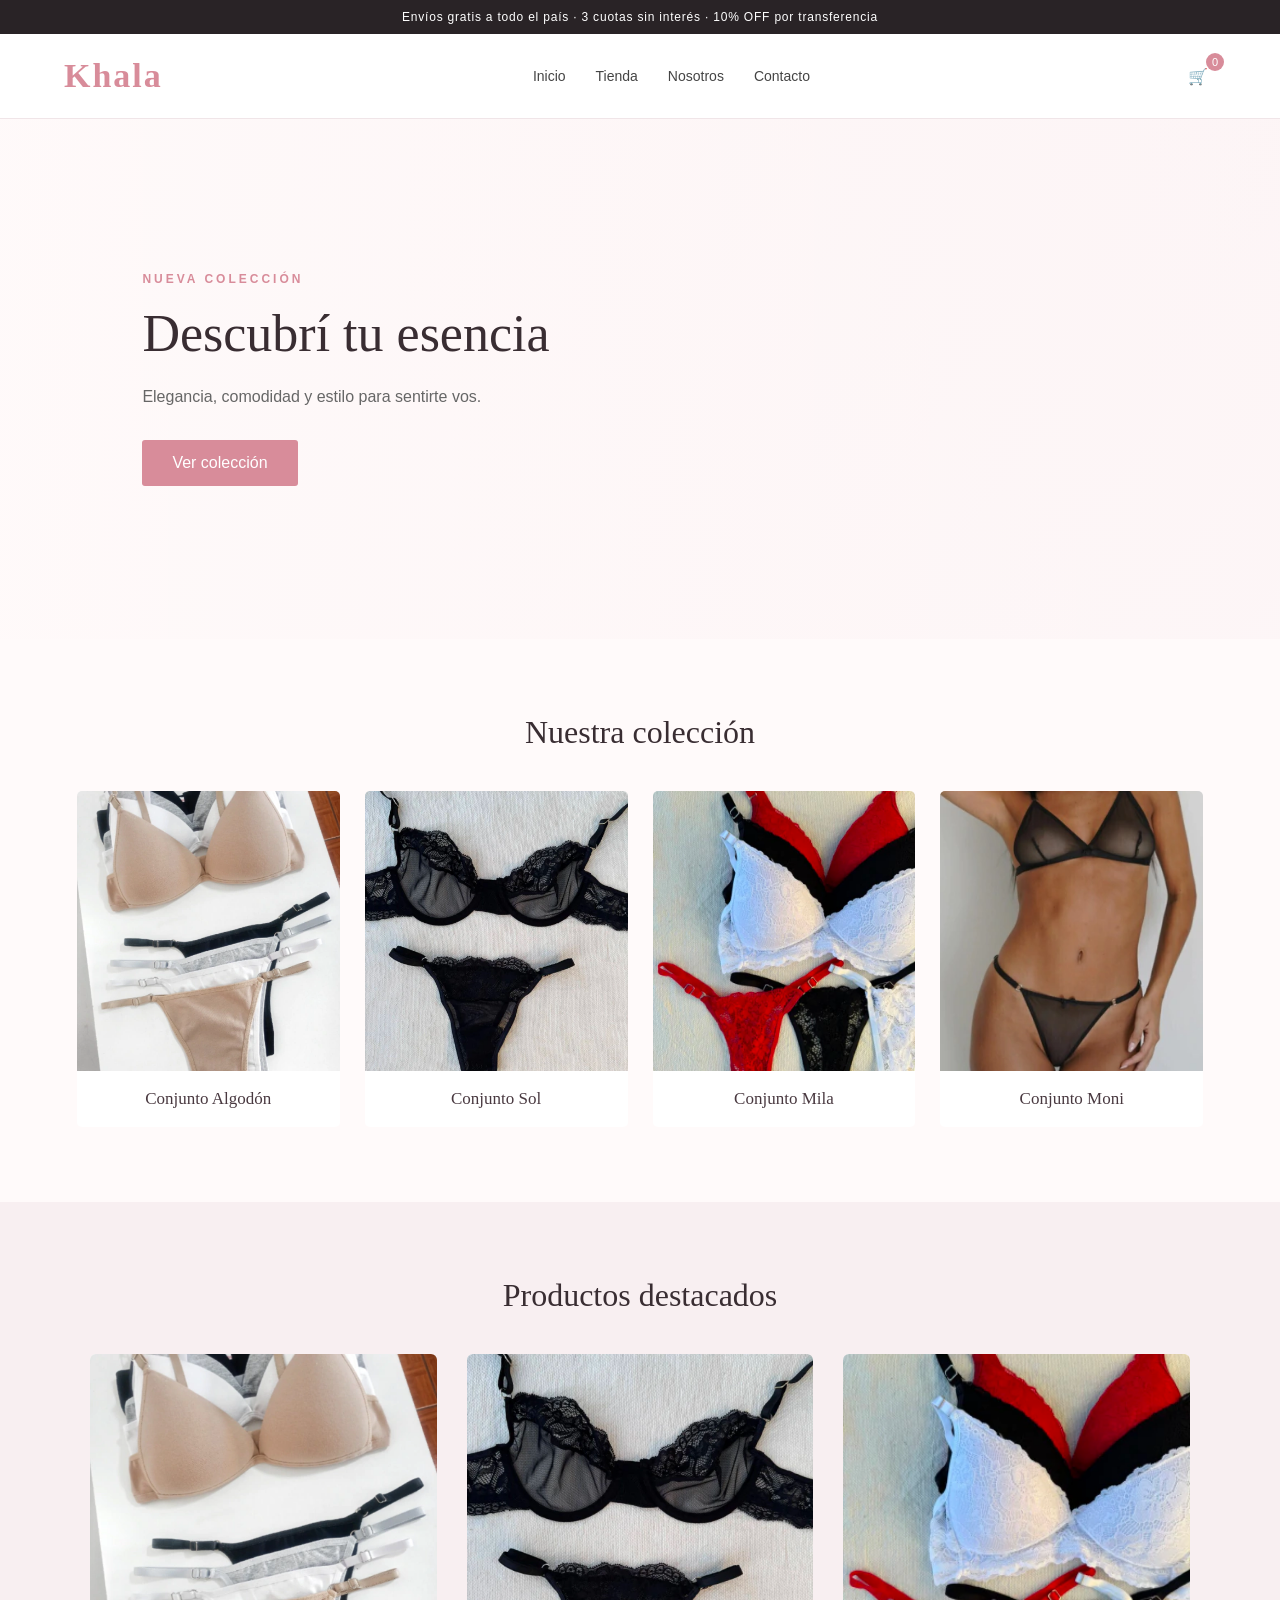
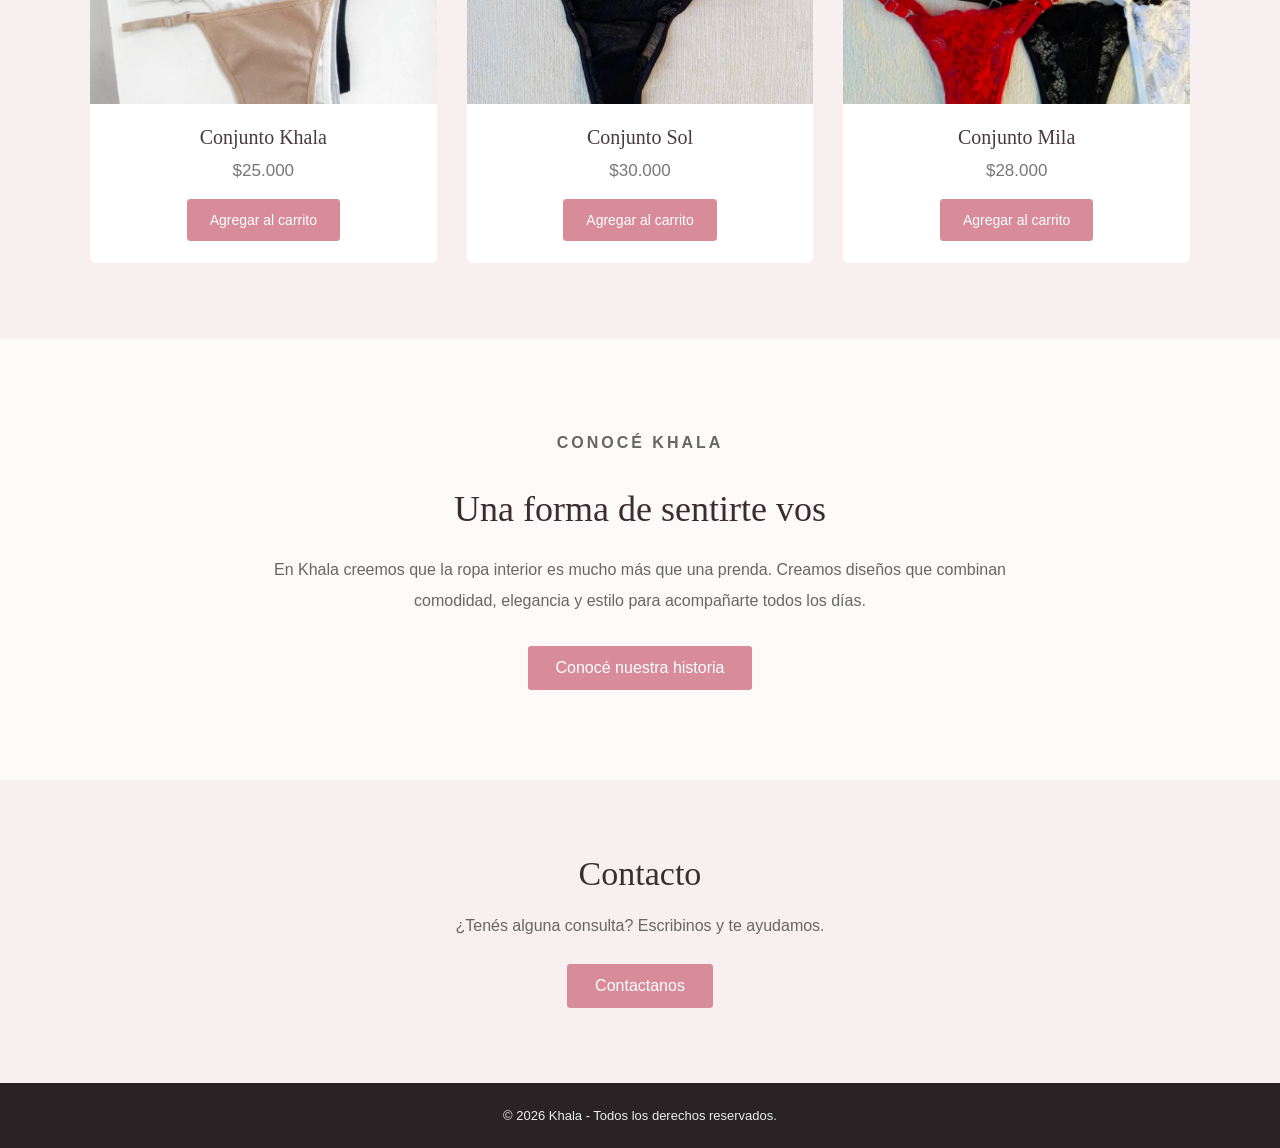
<file: khala/khala/index.html>
<!doctype html>
<html lang="es">
  <head>
    <meta charset="UTF-8" />

    <meta name="viewport" content="width=device-width, initial-scale=1.0" />

    <title>Khala | Ropa Interior Femenina</title>

    <link rel="stylesheet" href="css/style.css" />
  </head>

  <body>
    <!-- BARRA SUPERIOR -->

    <div class="barra-superior">
      <p>
        Envíos gratis a todo el país · 3 cuotas sin interés · 10% OFF por
        transferencia
      </p>
    </div>

    <!-- HEADER -->

    <header>
      <a href="#inicio" class="logo">Khala</a>

      <button id="boton-menu">☰</button>

      <nav id="menu">
        <a href="#inicio">Inicio</a>
        <a href="#tienda">Tienda</a>
        <a href="#nosotros">Nosotros</a>
        <a href="#contacto">Contacto</a>
      </nav>

      <a href="#" class="carrito"
        >🛒
        <span class="carrito-contador">0</span>
      </a>
    </header>

<div id="panel-carrito" hidden>

    <h2>Tu carrito</h2>

    <ul id="lista-carrito">
    </ul>

    <p>
        Total: <span id="total-carrito">$0</span>
    </p>

    <button type="button" id="cerrar-carrito">
        Seguir comprando
    </button>

</div>

    <main>
      <!-- HERO -->

      <section id="inicio" class="hero">
        <div class="hero-contenido">
          <p class="hero-subtitulo">NUEVA COLECCIÓN</p>

          <h2>Descubrí tu esencia</h2>

          <p class="hero-descripcion">
            Elegancia, comodidad y estilo para sentirte vos.
          </p>

          <a href="#tienda" class="hero-boton"> Ver colección </a>
        </div>
      </section>

      <!-- COLECCIÓN -->

      <section id="tienda" class="categorias">
        <h2>Nuestra colección</h2>

        <div class="categorias-container">
          <article>
            <img
              src="img/conjunto.webp"
              alt="Conjunto de ropa interior de algodón"
            />
            <h3>Conjunto Algodón</h3>
          </article>

          <article>
            <img src="img/conjuntoSol.webp" alt="Conjunto Sol" />
            <h3>Conjunto Sol</h3>
          </article>

          <article>
            <img src="img/conjuntoMila.webp" alt="Conjunto Mila" />
            <h3>Conjunto Mila</h3>
          </article>

          <article>
            <img src="img/conjuntomoni.webp" alt="Conjunto Moni" />
            <h3>Conjunto Moni</h3>
          </article>
        </div>
      </section>

      <!-- PRODUCTOS DESTACADOS -->

      <section class="destacados">
        <h2>Productos destacados</h2>

        <div class="productos-container">
          <article class="producto">
            <img src="img/conjunto.webp" alt="Conjunto Khala" />

            <div class="producto-info">
              <h3>Conjunto Khala</h3>

              <p>$25.000</p>

              <button type="button" class="producto-boton agregar-carrito">
                Agregar al carrito
              </button>
            </div>
          </article>

          <article class="producto">
            <img src="img/conjuntoSol.webp" alt="Conjunto Sol" />

            <div class="producto-info">
              <h3>Conjunto Sol</h3>

              <p>$30.000</p>

              <button type="button" class="producto-boton agregar-carrito">
                Agregar al carrito
              </button>
            </div>
          </article>

          <article class="producto">
            <img src="img/conjuntoMila.webp" alt="Conjunto Mila" />

            <div class="producto-info">
              <h3>Conjunto Mila</h3>

              <p>$28.000</p>

              <button type="button" class="producto-boton agregar-carrito">
                Agregar al carrito
              </button>
            </div>
          </article>
        </div>
      </section>

      <!-- SOBRE KHALA -->

      <section id="nosotros" class="sobre-khala">
        <div class="sobre-contenido">
          <p class="sobre-subtitulo">CONOCÉ KHALA</p>

          <h2>Una forma de sentirte vos</h2>

          <p>
            En Khala creemos que la ropa interior es mucho más que una prenda.
            Creamos diseños que combinan comodidad, elegancia y estilo para
            acompañarte todos los días.
          </p>

          <a href="#" class="sobre-boton"> Conocé nuestra historia </a>
        </div>
      </section>

      <!-- CONTACTO -->

      <section id="contacto" class="contacto">
        <h2>Contacto</h2>

        <p>¿Tenés alguna consulta? Escribinos y te ayudamos.</p>

        <a href="mailto:contacto@khala.com" class="contacto-boton">
          Contactanos
        </a>
      </section>
    </main>

    <!-- FOOTER -->

    <footer>
      <p>© 2026 Khala - Todos los derechos reservados.</p>
    </footer>

    <script src="js/script.js"></script>
  </body>
</html>
</file>
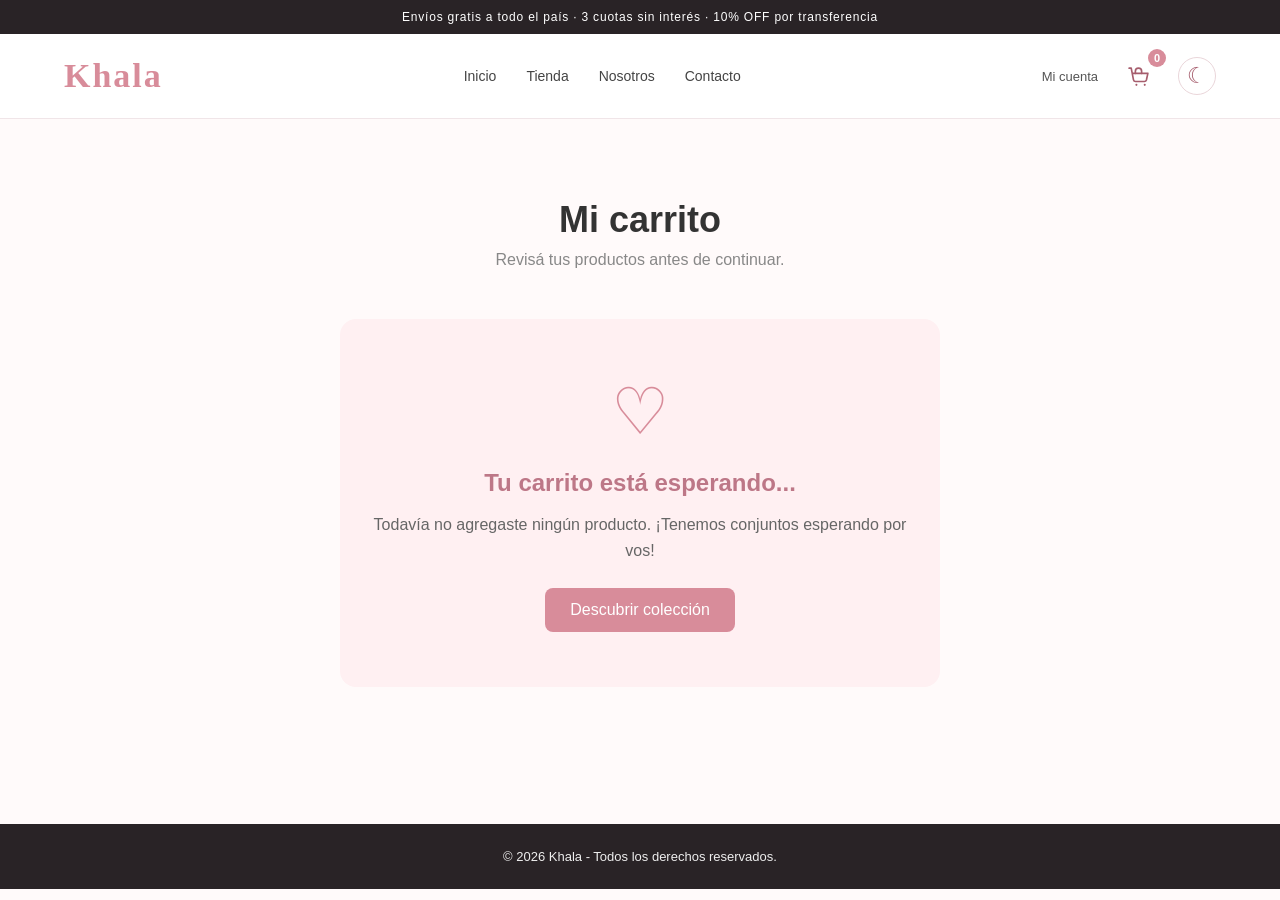
<file: carrito.html>
<!DOCTYPE html>
<html lang="es">

<head>
    <meta charset="UTF-8">
    <meta name="viewport" content="width=device-width, initial-scale=1.0">

    <title>Mi carrito | Khala</title>

    <link rel="stylesheet" href="khala/khala/css/style.css">
    <link rel="stylesheet" href="khala/khala/css/carrito.css">
</head>

<body>

    <!-- BARRA SUPERIOR -->

    <div class="barra-superior">
        <p>
            Envíos gratis a todo el país · 3 cuotas sin interés · 10% OFF por transferencia
        </p>
    </div>

    <!-- ENCABEZADO -->

    <header>

        <a href="index.html" class="logo">Khala</a>

        <nav id="menu">
            <a href="index.html">Inicio</a>
            <a href="index.html#tienda">Tienda</a>
            <a href="index.html#nosotros">Nosotros</a>
            <a href="index.html#contacto">Contacto</a>
        </nav>

        <div class="acciones-header">

            <div class="opciones-cuenta">
                <a href="cuenta.html" class="cuenta">Mi cuenta</a>
            </div>

            <a href="carrito.html" class="carrito" aria-label="Ver carrito">

                <svg viewBox="0 0 24 24" aria-hidden="true">
                    <path d="M3 4h2l2.2 11.2a2 2 0 0 0 2 1.6h8.5a2 2 0 0 0 1.9-1.4L21 9H6"
                        fill="none" stroke="currentColor" stroke-width="1.6"
                        stroke-linecap="round" stroke-linejoin="round"/>
                    <path d="M9 9V7a3 3 0 0 1 6 0v2"
                        fill="none" stroke="currentColor" stroke-width="1.6"
                        stroke-linecap="round"/>
                    <circle cx="10" cy="20" r="1" fill="currentColor"/>
                    <circle cx="18" cy="20" r="1" fill="currentColor"/>
                </svg>

                <span class="carrito-contador">0</span>

            </a>

            <button id="modo-oscuro" class="modo-oscuro"
                type="button" aria-label="Cambiar tema" title="Cambiar tema">

                <span class="icono-tema">☾</span>

            </button>

        </div>

    </header>

    <!-- CONTENIDO -->

    <main class="pagina-carrito">

        <h1>Mi carrito</h1>

        <p class="carrito-subtitulo">
            Revisá tus productos antes de continuar.
        </p>

        <!-- CARRITO VACÍO -->

        <section id="carrito-vacio" class="carrito-vacio" hidden>

            <div class="carrito-icono">♡</div>

            <h2>Tu carrito está esperando...</h2>

            <p>
                Todavía no agregaste ningún producto.
                ¡Tenemos conjuntos esperando por vos!
            </p>

            <a href="index.html#tienda" class="boton-volver">
                Descubrir colección
            </a>

        </section>

        <!-- CARRITO CON PRODUCTOS -->

        <section id="carrito-con-productos" hidden>

            <div id="lista-carrito-pagina"></div>

            <div class="resumen-carrito">

                <h2>Resumen de compra</h2>

                <p>
                    Productos:
                    <span id="cantidad-carrito-pagina">0</span>
                </p>

                <h3>
                    Total:
                    <span id="total-carrito-pagina">$0</span>
                </h3>

                <button id="finalizar-compra" type="button">
                    Finalizar compra
                </button>

                <a href="index.html#tienda">
                    Seguir comprando
                </a>

            </div>

        </section>

    </main>

    <!-- FOOTER -->

    <footer>
        <p>© 2026 Khala - Todos los derechos reservados.</p>
    </footer>

    <!-- JAVASCRIPT -->
<!-- JAVASCRIPT -->
<script src="khala/khala/js/tema.js"></script>
<script src="khala/khala/js/logica.js"></script>
<script src="khala/khala/js/sesion.js"></script>
<script src="khala/khala/js/script.js"></script>
</body>
</html>
</file>
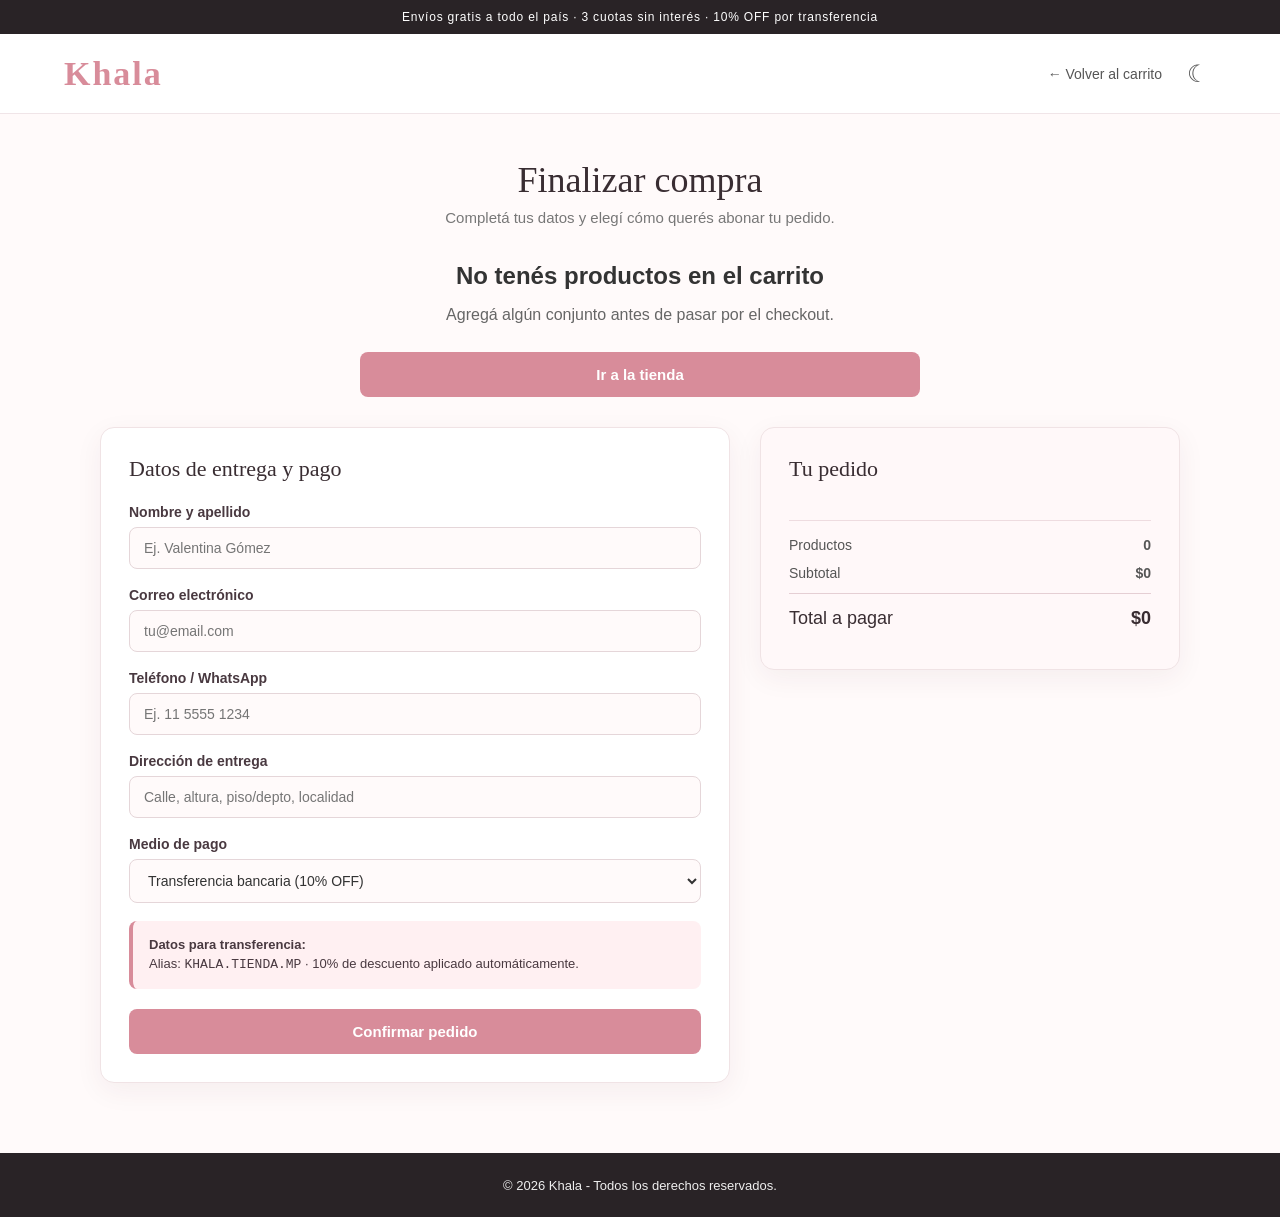
<file: checkout.html>
<!DOCTYPE html>
<html lang="es">

<head>
    <meta charset="UTF-8">
    <meta name="viewport" content="width=device-width, initial-scale=1.0">

    <title>Finalizar compra | Khala</title>

    <link rel="stylesheet" href="khala/khala/css/style.css">
    <link rel="stylesheet" href="khala/khala/css/checkout.css">
</head>

<body>

    <div class="barra-superior">
        <p>
            Envíos gratis a todo el país · 3 cuotas sin interés · 10% OFF por transferencia
        </p>
    </div>

    <header class="encabezado-checkout">
        <a href="index.html" class="logo">Khala</a>

        <div class="acciones-header">
            <a href="carrito.html" class="enlace-volver">← Volver al carrito</a>

            <button id="modo-oscuro" class="modo-oscuro"
                type="button" aria-label="Cambiar tema" title="Cambiar tema">
                <span class="icono-tema">☾</span>
            </button>
        </div>
    </header>

    <main class="contenedor-checkout">

        <div class="checkout-cabecera">
            <h1>Finalizar compra</h1>
            <p>Completá tus datos y elegí cómo querés abonar tu pedido.</p>
        </div>

        <div id="checkout-vacio" class="checkout-vacio" hidden>
            <h2>No tenés productos en el carrito</h2>
            <p>Agregá algún conjunto antes de pasar por el checkout.</p>
            <a href="index.html#tienda" class="boton-principal">Ir a la tienda</a>
        </div>

        <div id="checkout-grid" class="checkout-grid">

            <!-- FORMULARIO DE ENTREGA Y MEDIO DE PAGO -->
            <section class="tarjeta-checkout">
                <h2>Datos de entrega y pago</h2>

                <form id="form-checkout">
                    <div class="campo-form">
                        <label for="comprador-nombre">Nombre y apellido</label>
                        <input type="text" id="comprador-nombre" required placeholder="Ej. Valentina Gómez">
                    </div>

                    <div class="campo-form">
                        <label for="comprador-email">Correo electrónico</label>
                        <input type="email" id="comprador-email" required placeholder="tu@email.com">
                    </div>

                    <div class="campo-form">
                        <label for="comprador-telefono">Teléfono / WhatsApp</label>
                        <input type="tel" id="comprador-telefono" required placeholder="Ej. 11 5555 1234">
                    </div>

                    <div class="campo-form">
                        <label for="comprador-direccion">Dirección de entrega</label>
                        <input type="text" id="comprador-direccion" required placeholder="Calle, altura, piso/depto, localidad">
                    </div>

                    <div class="campo-form">
                        <label for="medio-pago">Medio de pago</label>
                        <select id="medio-pago">
                            <option value="transferencia">Transferencia bancaria (10% OFF)</option>
                            <option value="tarjeta">Tarjeta / Mercado Pago (3 cuotas sin interés)</option>
                        </select>
                    </div>

                    <div id="info-transferencia" class="caja-instruccion">
                        <strong>Datos para transferencia:</strong>
                        <p>Alias: <code>KHALA.TIENDA.MP</code> · 10% de descuento aplicado automáticamente.</p>
                    </div>

                    <div id="info-tarjeta" class="caja-instruccion" hidden>
                        <strong>Tarjeta / Mercado Pago:</strong>
                        <p>Hasta 3 cuotas sin interés con tarjetas habilitadas.</p>
                    </div>

                    <button type="submit" class="boton-principal">
                        Confirmar pedido
                    </button>
                </form>
            </section>

            <!-- RESUMEN DEL PEDIDO -->
            <aside class="tarjeta-checkout resumen-lateral">
                <h2>Tu pedido</h2>

                <div id="lista-resumen-checkout" class="lista-resumen"></div>

                <div class="linea-resumen">
                    <span>Productos</span>
                    <strong id="checkout-cantidad">0</strong>
                </div>

                <div class="linea-resumen">
                    <span>Subtotal</span>
                    <strong id="checkout-subtotal">$0</strong>
                </div>

                <div id="fila-descuento" class="linea-resumen descuento" hidden>
                    <span>Descuento transferencia (10%)</span>
                    <strong id="checkout-descuento">-$0</strong>
                </div>

                <div class="linea-resumen total">
                    <span>Total a pagar</span>
                    <strong id="checkout-total">$0</strong>
                </div>

                <p id="checkout-cuotas" class="texto-cuotas"></p>
            </aside>

        </div>

        <!-- COMPROBANTE FINAL -->
        <section id="orden-confirmada" class="tarjeta-checkout comprobante" hidden>
            <div class="badge-ok">✓ Pedido confirmado</div>
            <h2>¡Gracias por elegir Khala!</h2>
            <p id="resumen-orden-texto"></p>
            <a href="index.html#tienda" class="boton-principal">Seguir comprando</a>
        </section>

    </main>

    <footer>
        <p>© 2026 Khala - Todos los derechos reservados.</p>
    </footer>

 <script src="khala/khala/js/tema.js"></script>
    <script src="khala/khala/js/logica.js"></script>
    <script src="khala/khala/js/sesion.js"></script>
    <script src="khala/khala/js/checkout.js"></script>
</body>
</html>
</file>
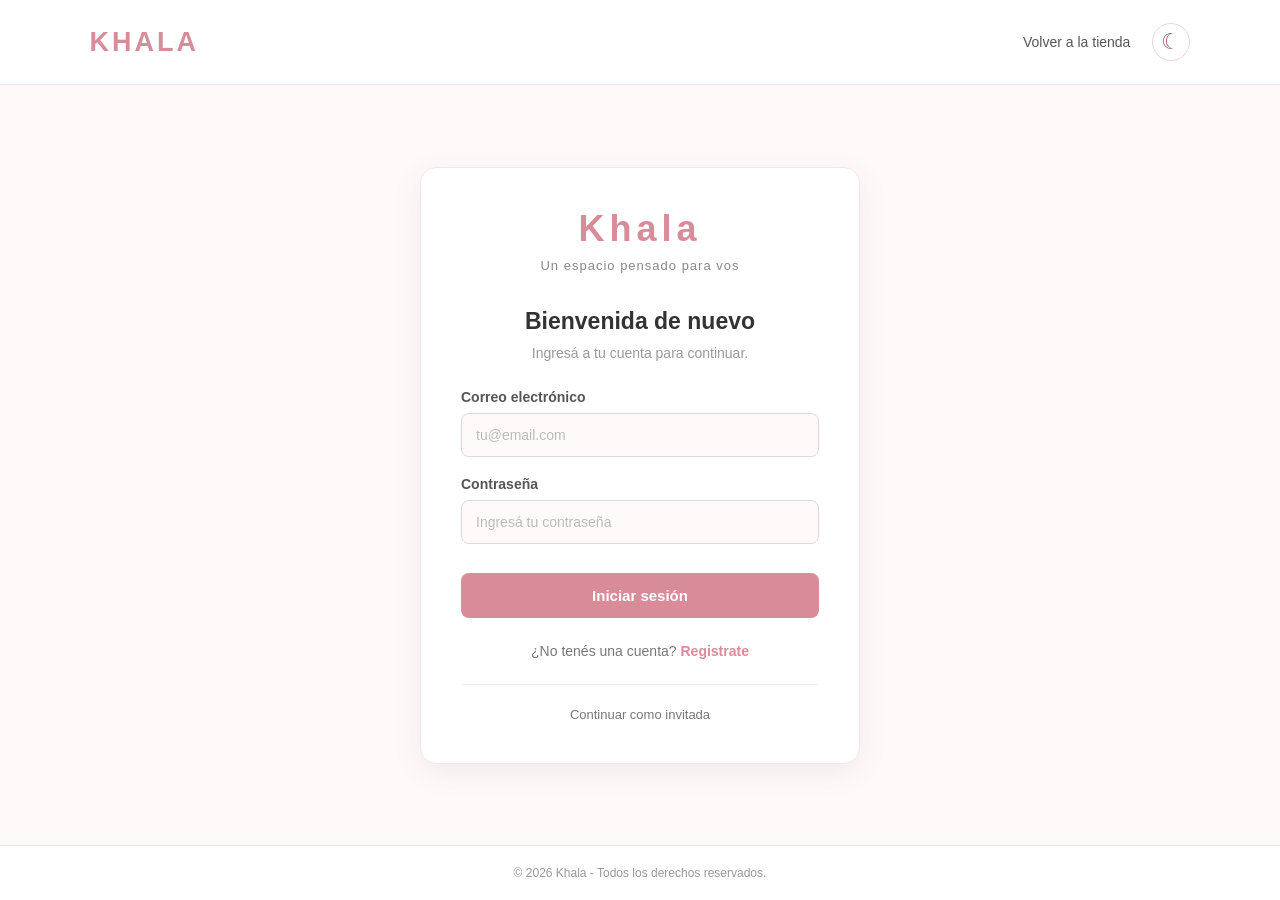
<file: cuenta.html>
<!DOCTYPE html>
<html lang="es">

<head>
    <meta charset="UTF-8">
    <meta name="viewport" content="width=device-width, initial-scale=1.0">

    <title>Khala | Mi cuenta</title>

    <link rel="stylesheet" href="khala/khala/css/style.css">
    <link rel="stylesheet" href="khala/khala/css/cuenta.css">
</head>

<body>

    <!-- ENCABEZADO -->

    <header class="encabezado-cuenta">

        <a href="index.html" class="logo-cuenta">
            KHALA
        </a>

        <div class="acciones-cuenta-header">

            <a href="index.html" class="volver-tienda">
                Volver a la tienda
            </a>

            <button id="modo-oscuro" class="modo-oscuro"
                type="button" aria-label="Cambiar tema" title="Cambiar tema">

                <span class="icono-tema">☾</span>

            </button>

        </div>

    </header>

    <!-- CONTENIDO -->

    <main class="contenedor-cuenta">

        <section class="caja-cuenta">

            <div class="presentacion-cuenta">

                <h1>Khala</h1>

                <p>Un espacio pensado para vos</p>

            </div>

            <!-- INICIO DE SESIÓN -->

            <div id="formulario-login" class="formulario-cuenta">

                <h2>Bienvenida de nuevo</h2>

                <p class="subtitulo-cuenta">
                    Ingresá a tu cuenta para continuar.
                </p>

                <form id="form-login">

                    <div class="campo-cuenta">

                        <label for="email-login">
                            Correo electrónico
                        </label>

                        <input
                            type="email"
                            id="email-login"
                            placeholder="tu@email.com"
                            required
                        >

                    </div>

                    <div class="campo-cuenta">

                        <label for="password-login">
                            Contraseña
                        </label>

                        <input
                            type="password"
                            id="password-login"
                            placeholder="Ingresá tu contraseña"
                            required
                        >

                    </div>

                    <button type="submit" class="boton-cuenta">
                        Iniciar sesión
                    </button>

                </form>

                <p class="cambiar-formulario">

                    ¿No tenés una cuenta?

                    <button id="mostrar-registro" type="button">
                        Registrate
                    </button>

                </p>

            </div>

            <!-- REGISTRO -->

            <div id="formulario-registro" class="formulario-cuenta oculto">

                <h2>Crear una cuenta</h2>

                <p class="subtitulo-cuenta">
                    Sumate a la experiencia Khala.
                </p>

                <form id="form-registro">

                    <div class="campo-cuenta">

                        <label for="nombre-registro">
                            Nombre
                        </label>

                        <input
                            type="text"
                            id="nombre-registro"
                            placeholder="Tu nombre"
                            required
                        >

                    </div>

                    <div class="campo-cuenta">

                        <label for="apellido-registro">
                            Apellido
                        </label>

                        <input
                            type="text"
                            id="apellido-registro"
                            placeholder="Tu apellido"
                            required
                        >

                    </div>

                    <div class="campo-cuenta">

                        <label for="email-registro">
                            Correo electrónico
                        </label>

                        <input
                            type="email"
                            id="email-registro"
                            placeholder="tu@email.com"
                            required
                        >

                    </div>

                    <div class="campo-cuenta">

                        <label for="password-registro">
                            Contraseña
                        </label>

                        <input
                            type="password"
                            id="password-registro"
                            placeholder="Creá una contraseña"
                            minlength="8"
                            required
                        >

                    </div>

                    <div class="campo-cuenta">

                        <label for="confirmar-password">
                            Confirmar contraseña
                        </label>

                        <input
                            type="password"
                            id="confirmar-password"
                            placeholder="Repetí tu contraseña"
                            minlength="8"
                            required
                        >

                    </div>

                    <button type="submit" class="boton-cuenta">
                        Crear mi cuenta
                    </button>

                </form>

                <p class="cambiar-formulario">

                    ¿Ya tenés una cuenta?

                    <button id="mostrar-login" type="button">
                        Iniciá sesión
                    </button>

                </p>

            </div>

            <!-- MENSAJES -->

            <p id="mensaje-cuenta"></p>

            <!-- INVITADA -->

            <div class="continuar-invitado">

                <a href="index.html">
                    Continuar como invitada
                </a>

            </div>

        </section>

    </main>

    <!-- FOOTER -->

    <footer class="footer-cuenta">
        <p>© 2026 Khala - Todos los derechos reservados.</p>
    </footer>

    <!-- JAVASCRIPT -->
    <script src="khala/khala/js/tema.js"></script>
    <script src="khala/khala/js/logica.js"></script>
    <script src="khala/khala/js/sesion.js"></script>
    <script src="khala/khala/js/cuenta.js"></script>
    <script src="khala/khala/js/script.js"></script>

</body>
</html>
</file>
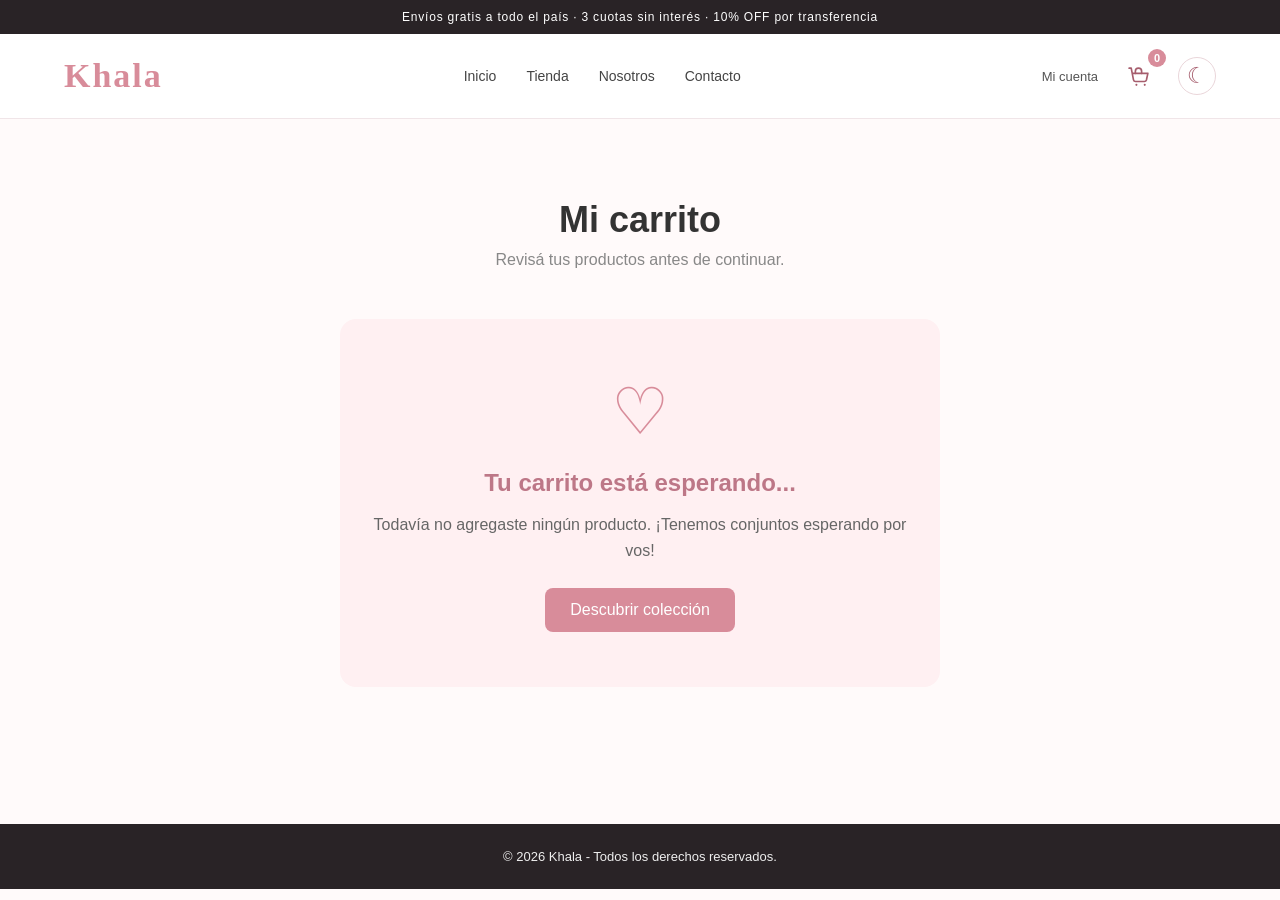
<file: khala-laburo/khala-master/carrito.html>
<!DOCTYPE html>
<html lang="es">

<head>
    <meta charset="UTF-8">
    <meta name="viewport" content="width=device-width, initial-scale=1.0">

    <title>Mi carrito | Khala</title>

    <link rel="stylesheet" href="khala/khala/css/style.css">
    <link rel="stylesheet" href="khala/khala/css/carrito.css">
</head>

<body>

    <!-- BARRA SUPERIOR -->

    <div class="barra-superior">
        <p>
            Envíos gratis a todo el país · 3 cuotas sin interés · 10% OFF por transferencia
        </p>
    </div>

    <!-- ENCABEZADO -->

    <header>

        <a href="index.html" class="logo">Khala</a>

        <nav id="menu">
            <a href="index.html">Inicio</a>
            <a href="index.html#tienda">Tienda</a>
            <a href="index.html#nosotros">Nosotros</a>
            <a href="index.html#contacto">Contacto</a>
        </nav>

        <div class="acciones-header">

            <div class="opciones-cuenta">
                <a href="cuenta.html" class="cuenta">Mi cuenta</a>
            </div>

            <a href="carrito.html" class="carrito" aria-label="Ver carrito">

                <svg viewBox="0 0 24 24" aria-hidden="true">
                    <path d="M3 4h2l2.2 11.2a2 2 0 0 0 2 1.6h8.5a2 2 0 0 0 1.9-1.4L21 9H6"
                        fill="none" stroke="currentColor" stroke-width="1.6"
                        stroke-linecap="round" stroke-linejoin="round"/>
                    <path d="M9 9V7a3 3 0 0 1 6 0v2"
                        fill="none" stroke="currentColor" stroke-width="1.6"
                        stroke-linecap="round"/>
                    <circle cx="10" cy="20" r="1" fill="currentColor"/>
                    <circle cx="18" cy="20" r="1" fill="currentColor"/>
                </svg>

                <span class="carrito-contador">0</span>

            </a>

            <button id="modo-oscuro" class="modo-oscuro"
                type="button" aria-label="Cambiar tema" title="Cambiar tema">

                <span class="icono-tema">☾</span>

            </button>

        </div>

    </header>

    <!-- CONTENIDO -->

    <main class="pagina-carrito">

        <h1>Mi carrito</h1>

        <p class="carrito-subtitulo">
            Revisá tus productos antes de continuar.
        </p>

        <!-- CARRITO VACÍO -->

        <section id="carrito-vacio" class="carrito-vacio" hidden>

            <div class="carrito-icono">♡</div>

            <h2>Tu carrito está esperando...</h2>

            <p>
                Todavía no agregaste ningún producto.
                ¡Tenemos conjuntos esperando por vos!
            </p>

            <a href="index.html#tienda" class="boton-volver">
                Descubrir colección
            </a>

        </section>

        <!-- CARRITO CON PRODUCTOS -->

        <section id="carrito-con-productos" hidden>

            <div id="lista-carrito-pagina"></div>

            <div class="resumen-carrito">

                <h2>Resumen de compra</h2>

                <p>
                    Productos:
                    <span id="cantidad-carrito-pagina">0</span>
                </p>

                <h3>
                    Total:
                    <span id="total-carrito-pagina">$0</span>
                </h3>

                <button id="finalizar-compra" type="button">
                    Finalizar compra
                </button>

                <a href="index.html#tienda">
                    Seguir comprando
                </a>

            </div>

        </section>

    </main>

    <!-- FOOTER -->

    <footer>
        <p>© 2026 Khala - Todos los derechos reservados.</p>
    </footer>

    <!-- JAVASCRIPT -->
<!-- JAVASCRIPT -->
<script src="khala/khala/js/tema.js"></script>
<script src="khala/khala/js/logica.js"></script>
<script src="khala/khala/js/sesion.js"></script>
<script src="khala/khala/js/script.js"></script>
</body>
</html>
</file>
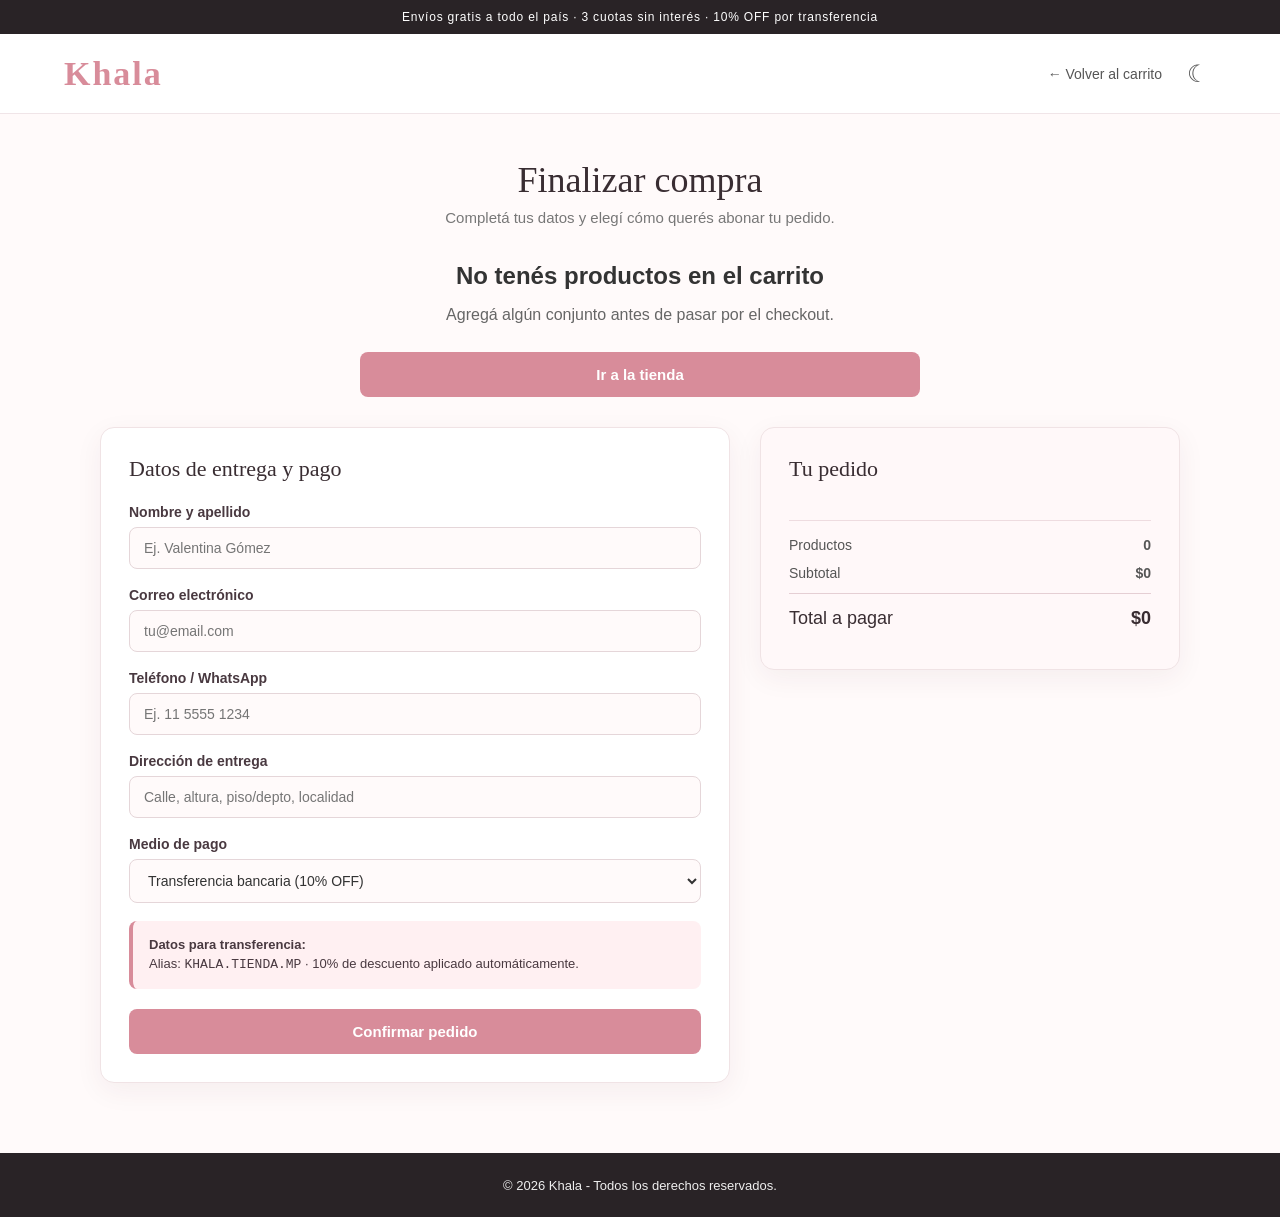
<file: khala-laburo/khala-master/checkout.html>
<!DOCTYPE html>
<html lang="es">

<head>
    <meta charset="UTF-8">
    <meta name="viewport" content="width=device-width, initial-scale=1.0">

    <title>Finalizar compra | Khala</title>

    <link rel="stylesheet" href="khala/khala/css/style.css">
    <link rel="stylesheet" href="khala/khala/css/checkout.css">
</head>

<body>

    <div class="barra-superior">
        <p>
            Envíos gratis a todo el país · 3 cuotas sin interés · 10% OFF por transferencia
        </p>
    </div>

    <header class="encabezado-checkout">
        <a href="index.html" class="logo">Khala</a>

        <div class="acciones-header">
            <a href="carrito.html" class="enlace-volver">← Volver al carrito</a>

            <button id="modo-oscuro" class="modo-oscuro"
                type="button" aria-label="Cambiar tema" title="Cambiar tema">
                <span class="icono-tema">☾</span>
            </button>
        </div>
    </header>

    <main class="contenedor-checkout">

        <div class="checkout-cabecera">
            <h1>Finalizar compra</h1>
            <p>Completá tus datos y elegí cómo querés abonar tu pedido.</p>
        </div>

        <div id="checkout-vacio" class="checkout-vacio" hidden>
            <h2>No tenés productos en el carrito</h2>
            <p>Agregá algún conjunto antes de pasar por el checkout.</p>
            <a href="index.html#tienda" class="boton-principal">Ir a la tienda</a>
        </div>

        <div id="checkout-grid" class="checkout-grid">

            <!-- FORMULARIO DE ENTREGA Y MEDIO DE PAGO -->
            <section class="tarjeta-checkout">
                <h2>Datos de entrega y pago</h2>

                <form id="form-checkout">
                    <div class="campo-form">
                        <label for="comprador-nombre">Nombre y apellido</label>
                        <input type="text" id="comprador-nombre" required placeholder="Ej. Valentina Gómez">
                    </div>

                    <div class="campo-form">
                        <label for="comprador-email">Correo electrónico</label>
                        <input type="email" id="comprador-email" required placeholder="tu@email.com">
                    </div>

                    <div class="campo-form">
                        <label for="comprador-telefono">Teléfono / WhatsApp</label>
                        <input type="tel" id="comprador-telefono" required placeholder="Ej. 11 5555 1234">
                    </div>

                    <div class="campo-form">
                        <label for="comprador-direccion">Dirección de entrega</label>
                        <input type="text" id="comprador-direccion" required placeholder="Calle, altura, piso/depto, localidad">
                    </div>

                    <div class="campo-form">
                        <label for="medio-pago">Medio de pago</label>
                        <select id="medio-pago">
                            <option value="transferencia">Transferencia bancaria (10% OFF)</option>
                            <option value="tarjeta">Tarjeta / Mercado Pago (3 cuotas sin interés)</option>
                        </select>
                    </div>

                    <div id="info-transferencia" class="caja-instruccion">
                        <strong>Datos para transferencia:</strong>
                        <p>Alias: <code>KHALA.TIENDA.MP</code> · 10% de descuento aplicado automáticamente.</p>
                    </div>

                    <div id="info-tarjeta" class="caja-instruccion" hidden>
                        <strong>Tarjeta / Mercado Pago:</strong>
                        <p>Hasta 3 cuotas sin interés con tarjetas habilitadas.</p>
                    </div>

                    <button type="submit" class="boton-principal">
                        Confirmar pedido
                    </button>
                </form>
            </section>

            <!-- RESUMEN DEL PEDIDO -->
            <aside class="tarjeta-checkout resumen-lateral">
                <h2>Tu pedido</h2>

                <div id="lista-resumen-checkout" class="lista-resumen"></div>

                <div class="linea-resumen">
                    <span>Productos</span>
                    <strong id="checkout-cantidad">0</strong>
                </div>

                <div class="linea-resumen">
                    <span>Subtotal</span>
                    <strong id="checkout-subtotal">$0</strong>
                </div>

                <div id="fila-descuento" class="linea-resumen descuento" hidden>
                    <span>Descuento transferencia (10%)</span>
                    <strong id="checkout-descuento">-$0</strong>
                </div>

                <div class="linea-resumen total">
                    <span>Total a pagar</span>
                    <strong id="checkout-total">$0</strong>
                </div>

                <p id="checkout-cuotas" class="texto-cuotas"></p>
            </aside>

        </div>

        <!-- COMPROBANTE FINAL -->
        <section id="orden-confirmada" class="tarjeta-checkout comprobante" hidden>
            <div class="badge-ok">✓ Pedido confirmado</div>
            <h2>¡Gracias por elegir Khala!</h2>
            <p id="resumen-orden-texto"></p>
            <a href="index.html#tienda" class="boton-principal">Seguir comprando</a>
        </section>

    </main>

    <footer>
        <p>© 2026 Khala - Todos los derechos reservados.</p>
    </footer>

 <script src="khala/khala/js/tema.js"></script>
    <script src="khala/khala/js/logica.js"></script>
    <script src="khala/khala/js/sesion.js"></script>
    <script src="khala/khala/js/checkout.js"></script>
</body>
</html>
</file>
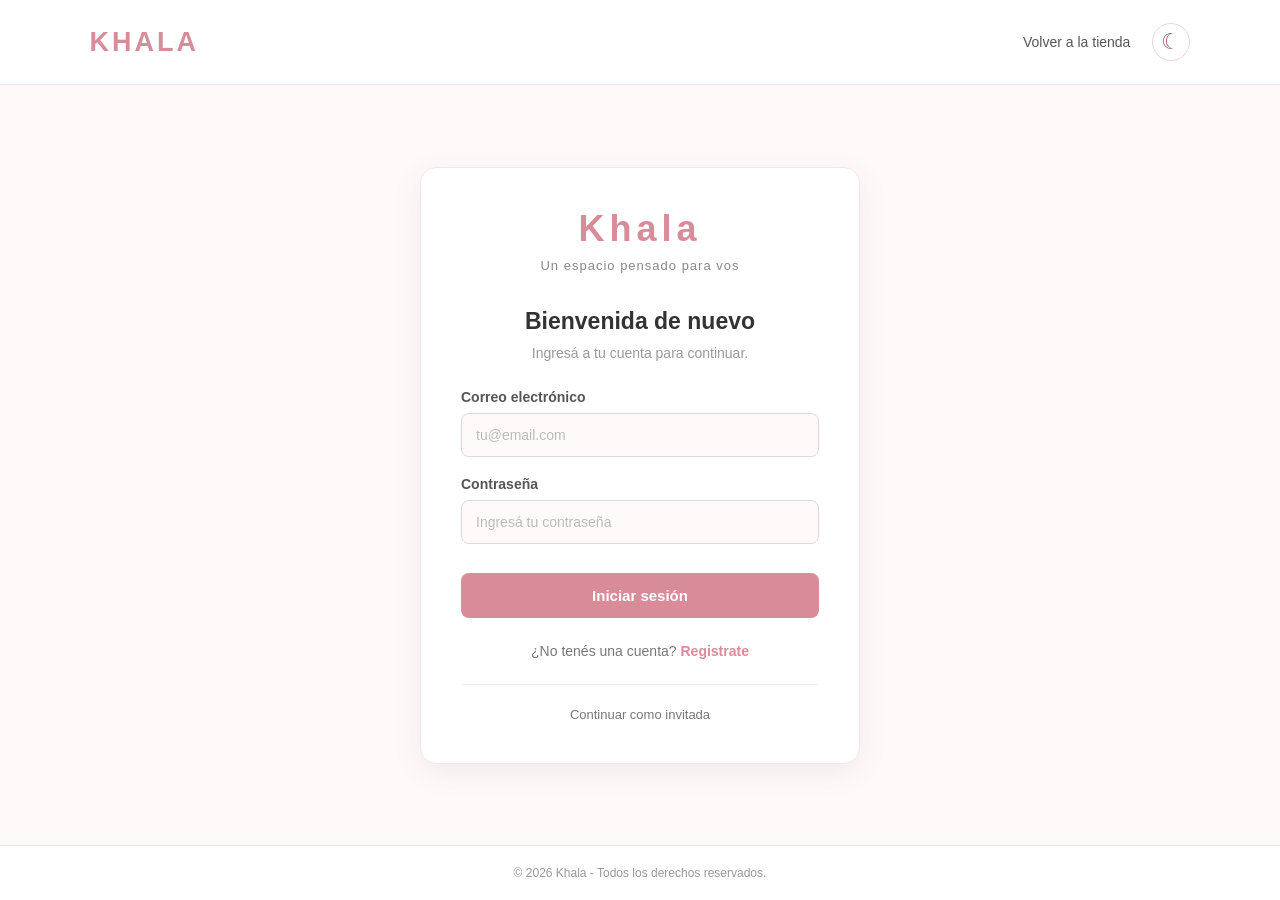
<file: khala-laburo/khala-master/cuenta.html>
<!DOCTYPE html>
<html lang="es">

<head>
    <meta charset="UTF-8">
    <meta name="viewport" content="width=device-width, initial-scale=1.0">

    <title>Khala | Mi cuenta</title>

    <link rel="stylesheet" href="khala/khala/css/style.css">
    <link rel="stylesheet" href="khala/khala/css/cuenta.css">
</head>

<body>

    <!-- ENCABEZADO -->

    <header class="encabezado-cuenta">

        <a href="index.html" class="logo-cuenta">
            KHALA
        </a>

        <div class="acciones-cuenta-header">

            <a href="index.html" class="volver-tienda">
                Volver a la tienda
            </a>

            <button id="modo-oscuro" class="modo-oscuro"
                type="button" aria-label="Cambiar tema" title="Cambiar tema">

                <span class="icono-tema">☾</span>

            </button>

        </div>

    </header>

    <!-- CONTENIDO -->

    <main class="contenedor-cuenta">

        <section class="caja-cuenta">

            <div class="presentacion-cuenta">

                <h1>Khala</h1>

                <p>Un espacio pensado para vos</p>

            </div>

            <!-- INICIO DE SESIÓN -->

            <div id="formulario-login" class="formulario-cuenta">

                <h2>Bienvenida de nuevo</h2>

                <p class="subtitulo-cuenta">
                    Ingresá a tu cuenta para continuar.
                </p>

                <form id="form-login">

                    <div class="campo-cuenta">

                        <label for="email-login">
                            Correo electrónico
                        </label>

                        <input
                            type="email"
                            id="email-login"
                            placeholder="tu@email.com"
                            required
                        >

                    </div>

                    <div class="campo-cuenta">

                        <label for="password-login">
                            Contraseña
                        </label>

                        <input
                            type="password"
                            id="password-login"
                            placeholder="Ingresá tu contraseña"
                            required
                        >

                    </div>

                    <button type="submit" class="boton-cuenta">
                        Iniciar sesión
                    </button>

                </form>

                <p class="cambiar-formulario">

                    ¿No tenés una cuenta?

                    <button id="mostrar-registro" type="button">
                        Registrate
                    </button>

                </p>

            </div>

            <!-- REGISTRO -->

            <div id="formulario-registro" class="formulario-cuenta oculto">

                <h2>Crear una cuenta</h2>

                <p class="subtitulo-cuenta">
                    Sumate a la experiencia Khala.
                </p>

                <form id="form-registro">

                    <div class="campo-cuenta">

                        <label for="nombre-registro">
                            Nombre
                        </label>

                        <input
                            type="text"
                            id="nombre-registro"
                            placeholder="Tu nombre"
                            required
                        >

                    </div>

                    <div class="campo-cuenta">

                        <label for="apellido-registro">
                            Apellido
                        </label>

                        <input
                            type="text"
                            id="apellido-registro"
                            placeholder="Tu apellido"
                            required
                        >

                    </div>

                    <div class="campo-cuenta">

                        <label for="email-registro">
                            Correo electrónico
                        </label>

                        <input
                            type="email"
                            id="email-registro"
                            placeholder="tu@email.com"
                            required
                        >

                    </div>

                    <div class="campo-cuenta">

                        <label for="password-registro">
                            Contraseña
                        </label>

                        <input
                            type="password"
                            id="password-registro"
                            placeholder="Creá una contraseña"
                            minlength="8"
                            required
                        >

                    </div>

                    <div class="campo-cuenta">

                        <label for="confirmar-password">
                            Confirmar contraseña
                        </label>

                        <input
                            type="password"
                            id="confirmar-password"
                            placeholder="Repetí tu contraseña"
                            minlength="8"
                            required
                        >

                    </div>

                    <button type="submit" class="boton-cuenta">
                        Crear mi cuenta
                    </button>

                </form>

                <p class="cambiar-formulario">

                    ¿Ya tenés una cuenta?

                    <button id="mostrar-login" type="button">
                        Iniciá sesión
                    </button>

                </p>

            </div>

            <!-- MENSAJES -->

            <p id="mensaje-cuenta"></p>

            <!-- INVITADA -->

            <div class="continuar-invitado">

                <a href="index.html">
                    Continuar como invitada
                </a>

            </div>

        </section>

    </main>

    <!-- FOOTER -->

    <footer class="footer-cuenta">
        <p>© 2026 Khala - Todos los derechos reservados.</p>
    </footer>

    <!-- JAVASCRIPT -->
    <script src="khala/khala/js/tema.js"></script>
    <script src="khala/khala/js/logica.js"></script>
    <script src="khala/khala/js/sesion.js"></script>
    <script src="khala/khala/js/cuenta.js"></script>
    <script src="khala/khala/js/script.js"></script>

</body>
</html>
</file>
<file: khala/khala/css/style.css>
/* =========================================
   KHALA - ESTILOS GENERALES
========================================= */

/* RESET */

* {
    margin: 0;
    padding: 0;
    box-sizing: border-box;
}

html {
    scroll-behavior: smooth;
    scroll-padding-top: 90px;
}

body {
    background-color: #fffafa;
    font-family: Arial, Helvetica, sans-serif;
    color: #333;
    transition: background-color 0.3s, color 0.3s;
}

a {
    text-decoration: none;
    color: inherit;
}

button {
    font-family: inherit;
    cursor: pointer;
}

img {
    max-width: 100%;
    display: block;
}


/* =========================================
   BARRA SUPERIOR
========================================= */

.barra-superior {
    background-color: #292326;
    color: #fff;
    text-align: center;
    padding: 10px 15px;
    font-size: 12px;
    letter-spacing: 0.8px;
}


/* =========================================
   ENCABEZADO
========================================= */

header {
    min-height: 85px;
    padding: 15px 5%;
    display: flex;
    align-items: center;
    justify-content: space-between;
    gap: 25px;
    background-color: #fff;
    border-bottom: 1px solid #f0e5e8;
    position: sticky;
    top: 0;
    z-index: 100;
    transition: background-color 0.3s;
}

.logo {
    font-family: Georgia, serif;
    font-size: 34px;
    font-weight: bold;
    color: #d88c9a;
    letter-spacing: 2px;
}

header nav {
    display: flex;
    align-items: center;
    justify-content: center;
    gap: 30px;
}

header nav a {
    color: #444;
    font-size: 14px;
    transition: color 0.3s;
}

header nav a:hover {
    color: #d88c9a;
}


/* =========================================
   ACCIONES DEL ENCABEZADO
========================================= */

.acciones-header {
    display: flex;
    align-items: center;
    gap: 18px;
}

.opciones-cuenta {
    display: flex;
    align-items: center;
    gap: 15px;
}

.cuenta,
.crear-cuenta {
    font-size: 13px;
    color: #555;
    transition: color 0.3s;
}

.cuenta:hover,
.crear-cuenta:hover {
    color: #d88c9a;
}


/* =========================================
   CARRITO - ICONO
========================================= */

.carrito {
    position: relative;
    display: flex;
    align-items: center;
    justify-content: center;
    width: 36px;
    height: 36px;
    color: #333;
    transition: color 0.3s;
}

.carrito:hover {
    color: #d88c9a;
}

.carrito svg {
    display: block;
    width: 25px;
    height: 25px;
}

.carrito-contador {
    position: absolute;
    top: -5px;
    right: -8px;
    min-width: 18px;
    height: 18px;
    padding: 0 4px;
    border-radius: 50%;
    background-color: #d88c9a;
    color: white;
    font-size: 11px;
    display: flex;
    align-items: center;
    justify-content: center;
}


/* =========================================
   BOTÓN MODO OSCURO
========================================= */

.modo-oscuro {
    width: 36px;
    height: 36px;
    border: none;
    border-radius: 50%;
    background-color: transparent;
    color: #555;
    font-size: 24px;
    display: flex;
    align-items: center;
    justify-content: center;
    transition: background-color 0.3s, color 0.3s;
}

.modo-oscuro:hover {
    background-color: #f8e9ed;
    color: #d88c9a;
}

.icono-tema {
    line-height: 1;
}


/* =========================================
   MENÚ MÓVIL
========================================= */

#boton-menu {
    display: none;
    background: none;
    border: none;
    color: #d88c9a;
    font-size: 25px;
}


/* =========================================
   HERO - PORTADA
========================================= */

.hero {
    min-height: 520px;
    padding: 70px 8%;
    display: flex;
    align-items: center;
    justify-content: flex-start;
    background:
        linear-gradient(
            90deg,
            rgba(255, 250, 250, 0.98),
            rgba(255, 250, 250, 0.75)
        ),
        linear-gradient(135deg, #f3dce1, #f8e9ed);
}

.hero-contenido {
    max-width: 570px;
    padding: 40px;
}

.hero-subtitulo {
    color: #d88c9a;
    font-size: 12px;
    font-weight: bold;
    letter-spacing: 3px;
    margin-bottom: 18px;
}

.hero h2 {
    font-family: Georgia, serif;
    font-size: 52px;
    font-weight: normal;
    color: #392d32;
    margin-bottom: 20px;
}

.hero-descripcion {
    color: #666;
    font-size: 16px;
    line-height: 1.7;
    margin-bottom: 30px;
}

.hero-boton {
    display: inline-block;
    padding: 14px 30px;
    background-color: #d88c9a;
    color: white;
    border-radius: 3px;
    transition: background-color 0.3s;
}

.hero-boton:hover {
    background-color: #b96f7d;
}


/* =========================================
   CATEGORÍAS
========================================= */

.categorias {
    padding: 75px 6%;
    background-color: #fffafa;
    text-align: center;
    transition: background-color 0.3s;
}

.categorias h2,
.destacados h2 {
    font-family: Georgia, serif;
    font-size: 32px;
    font-weight: normal;
    color: #392d32;
    margin-bottom: 40px;
}

.categorias-container {
    display: grid;
    grid-template-columns: repeat(4, 1fr);
    gap: 25px;
    max-width: 1250px;
    margin: auto;
}

.categorias-container article {
    background-color: white;
    border-radius: 5px;
    overflow: hidden;
    transition: transform 0.3s, box-shadow 0.3s;
}

.categorias-container article:hover {
    transform: translateY(-5px);
    box-shadow: 0 8px 25px rgba(0, 0, 0, 0.08);
}

.categorias-container article img {
    width: 100%;
    height: 280px;
    object-fit: cover;
}

.categorias-container article h3 {
    padding: 18px 10px;
    color: #493940;
    font-family: Georgia, serif;
    font-size: 17px;
    font-weight: normal;
}


/* =========================================
   PRODUCTOS DESTACADOS
========================================= */

.destacados {
    padding: 75px 6%;
    background-color: #f8eff1;
    text-align: center;
    transition: background-color 0.3s;
}

.productos-container {
    display: grid;
    grid-template-columns: repeat(3, minmax(0, 1fr));
    gap: 30px;
    max-width: 1100px;
    margin: auto;
}

.producto {
    background-color: white;
    border-radius: 6px;
    overflow: hidden;
    text-align: center;
    transition: transform 0.3s, box-shadow 0.3s;
}

.producto:hover {
    transform: translateY(-5px);
    box-shadow: 0 10px 25px rgba(0, 0, 0, 0.08);
}

.producto > img {
    width: 100%;
    height: 350px;
    object-fit: cover;
}

.producto-info {
    padding: 22px 15px;
}

.producto-info h3 {
    color: #493940;
    font-family: Georgia, serif;
    font-size: 20px;
    font-weight: normal;
    margin-bottom: 12px;
}

.producto-info p {
    color: #777;
    font-size: 17px;
    margin-bottom: 18px;
}


/* =========================================
   BOTONES DE PRODUCTOS
========================================= */

.producto-boton {
    display: inline-block;
    padding: 12px 22px;
    background-color: #d88c9a;
    color: white;
    border: 1px solid #d88c9a;
    border-radius: 3px;
    font-size: 14px;
    transition: background-color 0.3s, border-color 0.3s;
}

.producto-boton:hover {
    background-color: #b96f7d;
    border-color: #b96f7d;
}


/* =========================================
   SOBRE KHALA
========================================= */

.sobre-khala {
    padding: 90px 10%;
    background-color: #fffafa;
    text-align: center;
    transition: background-color 0.3s;
}

.sobre-contenido {
    max-width: 750px;
    margin: auto;
}

.sobre-subtitulo {
    color: #d88c9a;
    font-size: 12px;
    font-weight: bold;
    letter-spacing: 3px;
    margin-bottom: 18px;
}

.sobre-khala h2 {
    font-family: Georgia, serif;
    font-size: 36px;
    font-weight: normal;
    color: #392d32;
    margin-bottom: 25px;
}

.sobre-khala p {
    color: #666;
    font-size: 16px;
    line-height: 1.9;
    margin-bottom: 30px;
}

.sobre-boton {
    display: inline-block;
    padding: 13px 28px;
    background-color: #d88c9a;
    color: white;
    border-radius: 3px;
    transition: background-color 0.3s;
}

.sobre-boton:hover {
    background-color: #b96f7d;
}


/* =========================================
   CONTACTO
========================================= */

.contacto {
    padding: 75px 20px;
    background-color: #f8eff1;
    text-align: center;
    transition: background-color 0.3s;
}

.contacto h2 {
    font-family: Georgia, serif;
    font-size: 34px;
    font-weight: normal;
    color: #392d32;
    margin-bottom: 20px;
}

.contacto p {
    color: #666;
    margin-bottom: 25px;
    line-height: 1.6;
}

.contacto-boton {
    display: inline-block;
    padding: 13px 28px;
    background-color: #d88c9a;
    color: white;
    border-radius: 3px;
    transition: background-color 0.3s;
}

.contacto-boton:hover {
    background-color: #b96f7d;
}


/* =========================================
   FOOTER
========================================= */

footer {
    padding: 25px 15px;
    background-color: #292326;
    color: #eee;
    text-align: center;
    font-size: 13px;
}


/* =========================================
   NOTIFICACIÓN DEL CARRITO
========================================= */

.notificacion-carrito {
    position: fixed;
    top: 100px;
    right: 25px;
    z-index: 500;
    padding: 15px 22px;
    background-color: #30282d;
    color: white;
    border-left: 4px solid #d88c9a;
    border-radius: 4px;
    box-shadow: 0 5px 20px rgba(0, 0, 0, 0.15);
}


/* =========================================
   MODAL DE PRODUCTOS
========================================= */

.modal-producto {
    position: fixed;
    inset: 0;
    z-index: 1000;
    background-color: rgba(0, 0, 0, 0.65);
    display: flex;
    align-items: center;
    justify-content: center;
    padding: 20px;
}

.modal-producto[hidden],
.notificacion-carrito[hidden] {
    display: none !important;
}

.modal-contenido {
    position: relative;
    display: flex;
    gap: 30px;
    width: 100%;
    max-width: 750px;
    padding: 30px;
    background-color: white;
    color: #333;
    border-radius: 8px;
}

.modal-contenido img {
    width: 45%;
    max-height: 400px;
    object-fit: cover;
    border-radius: 5px;
}

.modal-info {
    display: flex;
    flex-direction: column;
    justify-content: center;
    gap: 20px;
}

.modal-info h2 {
    font-family: Georgia, serif;
    color: #493940;
}

.modal-info p {
    font-size: 20px;
}

.cerrar-modal {
    position: absolute;
    top: 10px;
    right: 15px;
    border: none;
    background: none;
    color: #555;
    font-size: 23px;
}


/* =========================================
   MODO OSCURO - GENERAL
========================================= */

body.modo-noche {
    background-color: #211d1f;
    color: #f5e9ed;
}

body.modo-noche header {
    background-color: #292326;
    border-bottom-color: #493a42;
}

body.modo-noche header nav a {
    color: #f5e9ed;
}

body.modo-noche header nav a:hover {
    color: #e3a0ad;
}

body.modo-noche .logo {
    color: #e3a0ad;
}

body.modo-noche .cuenta,
body.modo-noche .crear-cuenta,
body.modo-noche .modo-oscuro,
body.modo-noche .carrito {
    color: #e3a0ad;
}

body.modo-noche .cuenta:hover,
body.modo-noche .crear-cuenta:hover,
body.modo-noche .modo-oscuro:hover {
    color: #f2bdc7;
}


/* =========================================
   MODO OSCURO - SECCIONES
========================================= */

body.modo-noche .categorias,
body.modo-noche .sobre-khala {
    background-color: #211d1f;
}

body.modo-noche .destacados,
body.modo-noche .contacto {
    background-color: #2b2528;
}


/* =========================================
   MODO OSCURO - TÍTULOS Y TEXTOS
========================================= */

body.modo-noche .categorias h2,
body.modo-noche .destacados h2,
body.modo-noche .sobre-khala h2,
body.modo-noche .contacto h2,
body.modo-noche .producto-info h3,
body.modo-noche .categorias-container article h3 {
    color: #f5e9ed;
}

body.modo-noche .sobre-khala p,
body.modo-noche .contacto p,
body.modo-noche .producto-info p {
    color: #d8cbd0;
}


/* =========================================
   MODO OSCURO - TARJETAS
========================================= */

body.modo-noche .categorias-container article,
body.modo-noche .producto {
    background-color: #30282d;
    border: 1px solid #493a42;
    border-radius: 8px;
    overflow: hidden;
}

body.modo-noche .categorias-container article:hover,
body.modo-noche .producto:hover {
    border-color: #d88c9a;
}


/* =========================================
   MODO OSCURO - BOTONES
========================================= */

body.modo-noche .producto-boton,
body.modo-noche .sobre-boton,
body.modo-noche .hero-boton,
body.modo-noche .contacto-boton {
    background-color: #d88c9a;
    color: #fff;
    border-color: #d88c9a;
}

body.modo-noche .producto-boton:hover,
body.modo-noche .sobre-boton:hover,
body.modo-noche .hero-boton:hover,
body.modo-noche .contacto-boton:hover {
    background-color: #b96f7d;
    border-color: #b96f7d;
    color: #fff;
}


/* =========================================
   MODO OSCURO - HERO
========================================= */

body.modo-noche .hero {
    background: linear-gradient(135deg, #30282d, #211d1f);
}

body.modo-noche .hero-contenido {
    background-color: transparent;
}

body.modo-noche .hero h2 {
    color: #f5e9ed;
}

body.modo-noche .hero-descripcion {
    color: #d8cbd0;
}


/* =========================================
   MODO OSCURO - MODAL Y NOTIFICACIONES
========================================= */

body.modo-noche .modal-contenido,
body.modo-noche .notificacion-carrito {
    background-color: #30282d;
    color: #f5e9ed;
}

body.modo-noche .modal-info h2,
body.modo-noche .modal-info p,
body.modo-noche .cerrar-modal {
    color: #f5e9ed;
}


/* =========================================
   MODO OSCURO - CONTADOR
========================================= */

body.modo-noche .carrito-contador {
    background-color: #d88c9a;
    color: #fff;
    border: 1px solid #f5e9ed;
}


/* =========================================
   RESPONSIVE - TABLETS
========================================= */

@media (max-width: 950px) {

    header {
        padding: 15px 3%;
        gap: 15px;
    }

    header nav {
        gap: 15px;
    }

    .categorias-container {
        grid-template-columns: repeat(2, 1fr);
    }

    .productos-container {
        grid-template-columns: repeat(2, minmax(0, 1fr));
    }

    .hero h2 {
        font-size: 42px;
    }

}


/* =========================================
   RESPONSIVE - CELULARES
========================================= */

@media (max-width: 600px) {

    .barra-superior {
        font-size: 10px;
        padding: 9px 5px;
    }

    header {
        min-height: 70px;
        padding: 12px 5%;
        flex-wrap: wrap;
    }

    .logo {
        font-size: 29px;
    }

    #boton-menu {
        display: block;
        order: 2;
    }

    header nav {
        display: none;
        width: 100%;
        flex-direction: column;
        gap: 0;
        order: 4;
        padding-top: 10px;
        border-top: 1px solid #f0e5e8;
    }

    header nav a {
        width: 100%;
        text-align: center;
        padding: 12px;
    }

    header nav.activo {
        display: flex;
    }

    .acciones-header {
        gap: 10px;
    }

    .opciones-cuenta {
        gap: 8px;
    }

    .cuenta,
    .crear-cuenta {
        font-size: 11px;
    }

    .hero {
        min-height: 400px;
        padding: 45px 5%;
    }

    .hero-contenido {
        padding: 15px;
    }

    .hero h2 {
        font-size: 36px;
    }

    .hero-descripcion {
        font-size: 14px;
    }

    .categorias,
    .destacados {
        padding: 50px 5%;
    }

    .categorias h2,
    .destacados h2 {
        font-size: 27px;
        margin-bottom: 25px;
    }

    .categorias-container {
        grid-template-columns: repeat(2, minmax(0, 1fr));
        gap: 12px;
    }

    .categorias-container article img {
        height: 190px;
    }

    .categorias-container article h3 {
        font-size: 14px;
        padding: 12px 5px;
    }

    .productos-container {
        grid-template-columns: 1fr;
        gap: 25px;
    }

    .producto > img {
        height: 330px;
    }

    .sobre-khala {
        padding: 60px 7%;
    }

    .sobre-khala h2 {
        font-size: 29px;
    }

    .contacto {
        padding: 55px 20px;
    }

    .modal-contenido {
        flex-direction: column;
        padding: 20px;
    }

    .modal-contenido img {
        width: 100%;
        max-height: 260px;
    }

    body.modo-noche header nav {
        border-top-color: rgba(216, 140, 154, 0.3);
    }

}
</file>
<file: khala/khala/css/carrito.css>
/* =================================
   PÁGINA DEL CARRITO
================================= */

.pagina-carrito {
    width: 100%;
    max-width: 1100px;
    min-height: 65vh;
    margin: 60px auto;
    padding: 20px;
}

.pagina-carrito > h1 {
    text-align: center;
    font-size: 36px;
    margin-bottom: 10px;
}

.carrito-subtitulo {
    text-align: center;
    color: #888;
    margin-bottom: 45px;
}

/* =================================
   ENCABEZADO Y ACCIONES
================================= */

.acciones-header {
    display: flex;
    align-items: center;
    gap: 22px;
}

.carrito {
    position: relative;
    display: flex;
    align-items: center;
    justify-content: center;
    color: #a65d6d;
    text-decoration: none;
    transition: color 0.3s;
}

.carrito svg {
    display: block;
    width: 25px;
    height: 25px;
}

.carrito:hover {
    color: #d88c9a;
}

.carrito-contador {
    position: absolute;
    top: -9px;
    right: -10px;
    min-width: 18px;
    height: 18px;
    padding: 0 4px;
    display: flex;
    align-items: center;
    justify-content: center;
    border-radius: 50%;
    background: #d88c9a;
    color: white;
    font-size: 11px;
    font-weight: bold;
}

.modo-oscuro {
    width: 38px;
    height: 38px;
    display: flex;
    align-items: center;
    justify-content: center;
    border: 1px solid #ead6da;
    border-radius: 50%;
    background: transparent;
    color: #a65d6d;
    font-size: 22px;
    cursor: pointer;
    transition: 0.3s;
}

.modo-oscuro:hover {
    background: #fff0f2;
}

.icono-tema {
    display: block;
    line-height: 1;
}

/* =================================
   CARRITO VACÍO
================================= */

.carrito-vacio {
    max-width: 600px;
    margin: 50px auto;
    padding: 55px 25px;
    text-align: center;
    background: #fff0f2;
    border-radius: 16px;
}

.carrito-icono {
    font-size: 65px;
    color: #d88c9a;
    margin-bottom: 20px;
}

.carrito-vacio h2 {
    color: #bd7787;
    margin-bottom: 15px;
}

.carrito-vacio p {
    color: #666;
    line-height: 1.6;
    margin-bottom: 25px;
}

.boton-volver {
    display: inline-block;
    background: #d88c9a;
    color: white;
    padding: 13px 25px;
    border-radius: 8px;
    text-decoration: none;
    transition: 0.3s;
}

.boton-volver:hover {
    background: #bd7182;
}

/* =================================
   PRODUCTOS Y DISTRIBUCIÓN
================================= */

#carrito-con-productos {
    display: grid;
    grid-template-columns: 2fr 1fr;
    gap: 35px;
    align-items: start;
}

.producto-carrito-pagina {
    display: flex;
    align-items: center;
    gap: 20px;
    padding: 20px;
    margin-bottom: 15px;
    background: white;
    border: 1px solid #eee;
    border-radius: 12px;
}

.producto-carrito-pagina img {
    width: 110px;
    height: 110px;
    object-fit: cover;
    border-radius: 10px;
}

.producto-carrito-detalle {
    flex: 1;
}

.producto-carrito-detalle h3 {
    margin-bottom: 10px;
}

.producto-carrito-detalle p {
    color: #bd7787;
    font-weight: bold;
}

/* =================================
   CONTROLES DE CANTIDAD
================================= */

.controles-cantidad {
    display: flex;
    align-items: center;
    gap: 12px;
    margin-top: 12px;
}

.controles-cantidad button,
.eliminar-producto-pagina {
    cursor: pointer;
    border: none;
    background: #f8e5e9;
    color: #a65d6d;
    padding: 7px 12px;
    border-radius: 6px;
    transition: 0.2s;
}

.controles-cantidad button:hover {
    background: #efd0d7;
}

.eliminar-producto-pagina {
    margin-top: 12px;
    background: transparent;
    color: #b44;
}

.eliminar-producto-pagina:hover {
    color: #d22;
    text-decoration: underline;
}

/* =================================
   RESUMEN DE COMPRA
================================= */

.resumen-carrito {
    padding: 28px;
    background: #fff0f2;
    border-radius: 14px;
}

.resumen-carrito h2 {
    margin-bottom: 25px;
}

.resumen-carrito p {
    margin-bottom: 20px;
}

.resumen-carrito h3 {
    padding-top: 15px;
    border-top: 1px solid #e5c8ce;
    margin-bottom: 25px;
}

#finalizar-compra {
    width: 100%;
    padding: 15px;
    background: #d88c9a;
    color: white;
    border: none;
    border-radius: 8px;
    font-size: 15px;
    cursor: pointer;
    margin-bottom: 18px;
    transition: 0.3s;
}

#finalizar-compra:hover {
    background: #bd7182;
}

.resumen-carrito > a {
    display: block;
    text-align: center;
    color: #a65d6d;
    text-decoration: none;
}

.resumen-carrito > a:hover {
    text-decoration: underline;
}

/* =================================
   MODO OSCURO
================================= */

body.modo-noche .pagina-carrito {
    color: #f5e9ed;
}

body.modo-noche .carrito-vacio,
body.modo-noche .resumen-carrito {
    background: #29252a;
}

body.modo-noche .producto-carrito-pagina {
    background: #29252a;
    border-color: #494149;
}

body.modo-noche .carrito-vacio h2,
body.modo-noche .producto-carrito-detalle h3,
body.modo-noche .resumen-carrito h2,
body.modo-noche .resumen-carrito h3 {
    color: #f0c1cb;
}

body.modo-noche .carrito-vacio p,
body.modo-noche .resumen-carrito p {
    color: #ccc;
}

body.modo-noche .producto-carrito-detalle p {
    color: #e3a0ad;
}

body.modo-noche .controles-cantidad button {
    background: #49343d;
    color: #f0c1cb;
}

body.modo-noche .controles-cantidad button:hover {
    background: #60414d;
}

body.modo-noche .eliminar-producto-pagina {
    background: transparent;
    color: #f09a9a;
}

body.modo-noche .resumen-carrito h3 {
    border-top-color: #514751;
}

body.modo-noche .resumen-carrito > a {
    color: #f0c1cb;
}

body.modo-noche .carrito {
    color: #f0c1cb;
}

body.modo-noche .carrito-contador {
    background: #d88c9a;
    color: #fff;
    border: 1px solid #f5e9ed;
}

body.modo-noche .modo-oscuro {
    color: #f0c1cb;
    border-color: #514751;
}

body.modo-noche .modo-oscuro:hover {
    background: #49343d;
}

/* =================================
   RESPETAR ESTADOS OCULTOS
================================= */

#carrito-con-productos[hidden],
#carrito-vacio[hidden] {
    display: none;
}

/* =================================
   RESPONSIVE
================================= */

@media (max-width: 900px) {
    .acciones-header {
        gap: 12px;
    }
}

@media (max-width: 750px) {

    #carrito-con-productos {
        grid-template-columns: 1fr;
    }

    .pagina-carrito {
        margin: 30px auto;
    }

    .producto-carrito-pagina {
        gap: 12px;
        padding: 12px;
    }

    .producto-carrito-pagina img {
        width: 85px;
        height: 100px;
    }

    .pagina-carrito > h1 {
        font-size: 29px;
    }
}

@media (max-width: 600px) {
    .acciones-header {
        gap: 10px;
    }
    /* =========================================
   CHECKOUT Y CONFIRMACIÓN DE ORDEN
========================================= */

.panel-checkout,
.orden-confirmada {
    max-width: 680px;
    margin: 35px auto 0;
    padding: 28px;
    background: #fff;
    border: 1px solid #eee;
    border-radius: 14px;
}

.panel-checkout h2,
.orden-confirmada h2 {
    margin-bottom: 20px;
    color: #bd7787;
}

.campo-checkout {
    display: flex;
    flex-direction: column;
    gap: 7px;
    margin-bottom: 16px;
}

.campo-checkout label {
    font-size: 14px;
    font-weight: bold;
    color: #555;
}

.campo-checkout input,
.campo-checkout select {
    padding: 12px 14px;
    border: 1px solid #e5d6d9;
    border-radius: 8px;
    font-size: 14px;
    background: #fffafa;
    color: #333;
}

.detalle-pago-box {
    padding: 15px;
    margin: 20px 0;
    border-radius: 10px;
    background: #fff0f2;
}

.aclaracion-pago {
    margin-top: 6px;
    font-size: 13px;
    color: #777;
}

.acciones-checkout {
    display: flex;
    gap: 12px;
    flex-wrap: wrap;
}

.boton-confirmar {
    flex: 1;
    padding: 14px 20px;
    border: none;
    border-radius: 8px;
    background: #d88c9a;
    color: #fff;
    font-size: 15px;
    font-weight: bold;
    cursor: pointer;
}

.boton-confirmar:hover {
    background: #bd7182;
}

.boton-cancelar {
    padding: 14px 18px;
    border: 1px solid #e5d6d9;
    border-radius: 8px;
    background: transparent;
    color: #666;
    cursor: pointer;
}

.orden-confirmada {
    text-align: center;
    background: #fff0f2;
}

.orden-confirmada p {
    margin-bottom: 22px;
    line-height: 1.6;
}

#panel-checkout[hidden],
#orden-confirmada[hidden] {
    display: none;
}

body.modo-noche .panel-checkout,
body.modo-noche .orden-confirmada {
    background: #29252a;
    border-color: #494149;
}

body.modo-noche .campo-checkout label {
    color: #f0c1cb;
}

body.modo-noche .campo-checkout input,
body.modo-noche .campo-checkout select {
    background: #353037;
    border-color: #514751;
    color: #fff;
}

body.modo-noche .detalle-pago-box {
    background: #353037;
}

body.modo-noche .aclaracion-pago,
body.modo-noche .boton-cancelar {
    color: #ccc;
}
}
</file>
<file: khala/khala/css/checkout.css>
/* =========================================
   KHALA - CHECKOUT
========================================= */

* {
    margin: 0;
    padding: 0;
    box-sizing: border-box;
}

.encabezado-checkout {
    min-height: 80px;
}

.enlace-volver {
    font-size: 14px;
    color: #555;
    transition: color 0.3s;
}

.enlace-volver:hover {
    color: #d88c9a;
}

.contenedor-checkout {
    max-width: 1120px;
    min-height: 68vh;
    margin: 45px auto 70px;
    padding: 0 20px;
}

.checkout-cabecera {
    text-align: center;
    margin-bottom: 36px;
}

.checkout-cabecera h1 {
    font-family: Georgia, serif;
    font-size: 36px;
    font-weight: normal;
    color: #392d32;
    margin-bottom: 8px;
}

.checkout-cabecera p {
    color: #777;
    font-size: 15px;
}

.checkout-grid {
    display: grid;
    grid-template-columns: 1.35fr 0.9fr;
    gap: 30px;
    align-items: start;
}

.tarjeta-checkout {
    background: #fff;
    border: 1px solid #f0e3e5;
    border-radius: 14px;
    padding: 28px;
    box-shadow: 0 8px 28px rgba(80, 40, 50, 0.06);
}

.tarjeta-checkout h2 {
    font-family: Georgia, serif;
    font-size: 22px;
    font-weight: normal;
    color: #392d32;
    margin-bottom: 22px;
}

.campo-form {
    display: flex;
    flex-direction: column;
    gap: 7px;
    margin-bottom: 18px;
}

.campo-form label {
    font-size: 14px;
    font-weight: bold;
    color: #493940;
}

.campo-form input,
.campo-form select {
    width: 100%;
    padding: 12px 14px;
    border: 1px solid #e5d6d9;
    border-radius: 8px;
    font-size: 14px;
    background: #fffafa;
    color: #333;
    transition: border-color 0.25s, box-shadow 0.25s;
}

.campo-form input:focus,
.campo-form select:focus {
    outline: none;
    border-color: #d88c9a;
    box-shadow: 0 0 0 3px rgba(216, 140, 154, 0.16);
}

.caja-instruccion {
    padding: 14px 16px;
    margin-bottom: 20px;
    border-radius: 8px;
    background: #fff0f2;
    border-left: 4px solid #d88c9a;
    font-size: 13px;
    color: #493940;
    line-height: 1.5;
}

.caja-instruccion[hidden],
.checkout-vacio[hidden],
.comprobante[hidden],
.linea-resumen[hidden] {
    display: none;
}

.boton-principal {
    display: inline-block;
    width: 100%;
    text-align: center;
    padding: 14px 22px;
    border: none;
    border-radius: 8px;
    background: #d88c9a;
    color: #fff;
    font-size: 15px;
    font-weight: bold;
    transition: background 0.25s, transform 0.2s;
}

.boton-principal:hover {
    background: #bd7182;
    transform: translateY(-1px);
}

.resumen-lateral {
    background: #fff8f9;
}

.lista-resumen {
    display: flex;
    flex-direction: column;
    gap: 12px;
    padding-bottom: 16px;
    margin-bottom: 16px;
    border-bottom: 1px solid #eedce0;
}

.item-resumen {
    display: flex;
    justify-content: space-between;
    gap: 12px;
    font-size: 14px;
}

.linea-resumen {
    display: flex;
    justify-content: space-between;
    align-items: center;
    margin-bottom: 12px;
    font-size: 14px;
    color: #555;
}

.linea-resumen.descuento {
    color: #2e7d5b;
    font-weight: bold;
}

.linea-resumen.total {
    padding-top: 14px;
    margin-top: 8px;
    border-top: 1px solid #e5cfd4;
    font-size: 18px;
    color: #392d32;
}

.texto-cuotas {
    margin-top: 10px;
    font-size: 13px;
    color: #888;
    line-height: 1.5;
}

.checkout-vacio,
.comprobante {
    max-width: 560px;
    margin: 30px auto;
    text-align: center;
}

.checkout-vacio h2,
.comprobante h2 {
    margin-bottom: 12px;
}

.checkout-vacio p,
.comprobante p {
    color: #666;
    margin-bottom: 24px;
    line-height: 1.6;
}

.badge-ok {
    display: inline-block;
    padding: 6px 14px;
    border-radius: 20px;
    background: #e6f6ee;
    color: #236b4b;
    font-size: 13px;
    font-weight: bold;
    margin-bottom: 14px;
}

/* =========================================
   MODO OSCURO
========================================= */

body.modo-noche .checkout-cabecera h1,
body.modo-noche .tarjeta-checkout h2,
body.modo-noche .linea-resumen.total {
    color: #f5e9ed;
}

body.modo-noche .checkout-cabecera p,
body.modo-noche .linea-resumen,
body.modo-noche .texto-cuotas,
body.modo-noche .enlace-volver,
body.modo-noche .checkout-vacio p,
body.modo-noche .comprobante p {
    color: #d8cbd0;
}

body.modo-noche .tarjeta-checkout,
body.modo-noche .resumen-lateral {
    background: #29252a;
    border-color: #494149;
}

body.modo-noche .campo-form label {
    color: #f0c1cb;
}

body.modo-noche .campo-form input,
body.modo-noche .campo-form select {
    background: #353037;
    border-color: #514751;
    color: #fff;
}

body.modo-noche .caja-instruccion {
    background: #352c31;
    color: #f5e9ed;
}

body.modo-noche .lista-resumen,
body.modo-noche .linea-resumen.total {
    border-color: #494149;
}

/* =========================================
   RESPONSIVE
========================================= */

@media (max-width: 850px) {
    .checkout-grid {
        grid-template-columns: 1fr;
    }
}
</file>
<file: khala/khala/css/cuenta.css>
/* =================================
   CONFIGURACIÓN GENERAL
================================= */

* {
    margin: 0;
    padding: 0;
    box-sizing: border-box;
}

body {
    background-color: #fffafa;
    font-family: Arial, sans-serif;
    color: #333;
    min-height: 100vh;
    display: flex;
    flex-direction: column;
    transition: background-color 0.3s, color 0.3s;
}

/* =================================
   ENCABEZADO
================================= */

.encabezado-cuenta {
    width: 100%;
    padding: 22px 7%;
    display: flex;
    justify-content: space-between;
    align-items: center;
    background-color: #fff;
    border-bottom: 1px solid #f0e3e5;
}

.logo-cuenta {
    color: #d88c9a;
    font-size: 27px;
    font-weight: bold;
    letter-spacing: 3px;
    text-decoration: none;
}

.acciones-cuenta-header {
    display: flex;
    align-items: center;
    gap: 22px;
}

.volver-tienda {
    color: #555;
    text-decoration: none;
    font-size: 14px;
    transition: color 0.3s;
}

.volver-tienda:hover {
    color: #d88c9a;
}

/* BOTÓN DE TEMA */

.encabezado-cuenta .modo-oscuro {
    width: 38px;
    height: 38px;
    display: flex;
    align-items: center;
    justify-content: center;
    border: 1px solid #ead6da;
    border-radius: 50%;
    background: transparent;
    color: #a65d6d;
    font-size: 22px;
    cursor: pointer;
    transition: 0.3s;
}

.encabezado-cuenta .modo-oscuro:hover {
    background: #fff0f2;
}

.icono-tema {
    display: block;
    line-height: 1;
}

/* =================================
   CONTENEDOR PRINCIPAL
================================= */

.contenedor-cuenta {
    flex: 1;
    display: flex;
    justify-content: center;
    align-items: center;
    padding: 50px 20px;
}

/* =================================
   CAJA DE CUENTA
================================= */

.caja-cuenta {
    width: 100%;
    max-width: 440px;
    background-color: #fff;
    padding: 40px;
    border-radius: 16px;
    box-shadow: 0 8px 30px rgba(80, 40, 50, 0.08);
    border: 1px solid #f4e5e8;
}

/* =================================
   PRESENTACIÓN
================================= */

.presentacion-cuenta {
    text-align: center;
    margin-bottom: 35px;
}

.presentacion-cuenta h1 {
    color: #d88c9a;
    font-size: 36px;
    letter-spacing: 5px;
    margin-bottom: 8px;
}

.presentacion-cuenta p {
    color: #888;
    font-size: 13px;
    letter-spacing: 1px;
}

/* =================================
   FORMULARIOS
================================= */

.formulario-cuenta h2 {
    font-size: 23px;
    text-align: center;
    margin-bottom: 10px;
    color: #333;
}

.subtitulo-cuenta {
    text-align: center;
    color: #999;
    font-size: 14px;
    margin-bottom: 28px;
}

/* =================================
   CAMPOS
================================= */

.campo-cuenta {
    display: flex;
    flex-direction: column;
    margin-bottom: 19px;
}

.campo-cuenta label {
    font-size: 14px;
    font-weight: bold;
    margin-bottom: 8px;
    color: #555;
}

.campo-cuenta input {
    width: 100%;
    padding: 13px 14px;
    border: 1px solid #e5d6d9;
    border-radius: 8px;
    outline: none;
    font-size: 14px;
    background-color: #fffafa;
    color: #333;
    transition: all 0.3s;
}

.campo-cuenta input:focus {
    border-color: #d88c9a;
    box-shadow: 0 0 0 3px rgba(216, 140, 154, 0.13);
}

.campo-cuenta input::placeholder {
    color: #bbb;
}

/* =================================
   BOTÓN PRINCIPAL
================================= */

.boton-cuenta {
    width: 100%;
    padding: 14px;
    margin-top: 10px;
    background-color: #d88c9a;
    color: white;
    border: none;
    border-radius: 8px;
    font-size: 15px;
    font-weight: bold;
    cursor: pointer;
    transition: all 0.3s;
}

.boton-cuenta:hover {
    background-color: #c87585;
    transform: translateY(-2px);
}

/* =================================
   CAMBIAR FORMULARIO
================================= */

.cambiar-formulario {
    text-align: center;
    font-size: 14px;
    color: #777;
    margin-top: 25px;
}

.cambiar-formulario button {
    border: none;
    background: none;
    color: #d88c9a;
    font-weight: bold;
    font-size: 14px;
    cursor: pointer;
}

.cambiar-formulario button:hover {
    text-decoration: underline;
}

/* =================================
   CONTINUAR COMO INVITADA
================================= */

.continuar-invitado {
    text-align: center;
    margin-top: 25px;
    padding-top: 20px;
    border-top: 1px solid #eee;
}

.continuar-invitado a {
    color: #777;
    text-decoration: none;
    font-size: 13px;
    transition: color 0.3s;
}

.continuar-invitado a:hover {
    color: #d88c9a;
}

/* =================================
   MENSAJES
================================= */

#mensaje-cuenta {
    text-align: center;
    font-size: 14px;
    margin-top: 15px;
    color: #c87585;
}

/* =================================
   CLASES DE VISIBILIDAD
================================= */

.oculto {
    display: none;
}

/* =================================
   PIE DE PÁGINA
================================= */

.footer-cuenta {
    text-align: center;
    padding: 20px;
    color: #999;
    font-size: 12px;
    background-color: #fff;
    border-top: 1px solid #f0e3e5;
}

/* =================================
   MODO OSCURO
================================= */

body.modo-noche {
    background-color: #181619;
    color: #eee;
}

body.modo-noche .encabezado-cuenta,
body.modo-noche .footer-cuenta {
    background-color: #222025;
    border-color: #38333a;
}

body.modo-noche .caja-cuenta {
    background-color: #29252a;
    border-color: #494149;
}

body.modo-noche .formulario-cuenta h2,
body.modo-noche .campo-cuenta label {
    color: #f0c1cb;
}

body.modo-noche .campo-cuenta input {
    background-color: #353037;
    border-color: #514751;
    color: #fff;
}

body.modo-noche .campo-cuenta input::placeholder {
    color: #aaa;
}

body.modo-noche .volver-tienda,
body.modo-noche .cambiar-formulario,
body.modo-noche .continuar-invitado a {
    color: #ccc;
}

body.modo-noche .continuar-invitado {
    border-color: #494149;
}

body.modo-noche .encabezado-cuenta .modo-oscuro {
    color: #f0c1cb;
    border-color: #514751;
}

body.modo-noche .encabezado-cuenta .modo-oscuro:hover {
    background: #49343d;
}

/* =================================
   RESPONSIVE
================================= */

@media (max-width: 600px) {

    .encabezado-cuenta {
        padding: 18px 5%;
    }

    .logo-cuenta {
        font-size: 23px;
    }

    .acciones-cuenta-header {
        gap: 12px;
    }

    .volver-tienda {
        font-size: 12px;
    }

    .contenedor-cuenta {
        padding: 30px 15px;
        align-items: flex-start;
    }

    .caja-cuenta {
        padding: 28px 22px;
    }

    .presentacion-cuenta h1 {
        font-size: 31px;
    }

    .formulario-cuenta h2 {
        font-size: 21px;
    }

    .footer-cuenta {
        font-size: 11px;
    }
}
</file>
<file: khala-laburo/khala-master/khala/khala/css/style.css>
/* =========================================
   KHALA - ESTILOS GENERALES
========================================= */

/* RESET */

* {
    margin: 0;
    padding: 0;
    box-sizing: border-box;
}

html {
    scroll-behavior: smooth;
    scroll-padding-top: 90px;
}

body {
    background-color: #fffafa;
    font-family: Arial, Helvetica, sans-serif;
    color: #333;
    transition: background-color 0.3s, color 0.3s;
}

a {
    text-decoration: none;
    color: inherit;
}

button {
    font-family: inherit;
    cursor: pointer;
}

img {
    max-width: 100%;
    display: block;
}


/* =========================================
   BARRA SUPERIOR
========================================= */

.barra-superior {
    background-color: #292326;
    color: #fff;
    text-align: center;
    padding: 10px 15px;
    font-size: 12px;
    letter-spacing: 0.8px;
}


/* =========================================
   ENCABEZADO
========================================= */

header {
    min-height: 85px;
    padding: 15px 5%;
    display: flex;
    align-items: center;
    justify-content: space-between;
    gap: 25px;
    background-color: #fff;
    border-bottom: 1px solid #f0e5e8;
    position: sticky;
    top: 0;
    z-index: 100;
    transition: background-color 0.3s;
}

.logo {
    font-family: Georgia, serif;
    font-size: 34px;
    font-weight: bold;
    color: #d88c9a;
    letter-spacing: 2px;
}

header nav {
    display: flex;
    align-items: center;
    justify-content: center;
    gap: 30px;
}

header nav a {
    color: #444;
    font-size: 14px;
    transition: color 0.3s;
}

header nav a:hover {
    color: #d88c9a;
}


/* =========================================
   ACCIONES DEL ENCABEZADO
========================================= */

.acciones-header {
    display: flex;
    align-items: center;
    gap: 18px;
}

.opciones-cuenta {
    display: flex;
    align-items: center;
    gap: 15px;
}

.cuenta,
.crear-cuenta {
    font-size: 13px;
    color: #555;
    transition: color 0.3s;
}

.cuenta:hover,
.crear-cuenta:hover {
    color: #d88c9a;
}


/* =========================================
   CARRITO - ICONO
========================================= */

.carrito {
    position: relative;
    display: flex;
    align-items: center;
    justify-content: center;
    width: 36px;
    height: 36px;
    color: #333;
    transition: color 0.3s;
}

.carrito:hover {
    color: #d88c9a;
}

.carrito svg {
    display: block;
    width: 25px;
    height: 25px;
}

.carrito-contador {
    position: absolute;
    top: -5px;
    right: -8px;
    min-width: 18px;
    height: 18px;
    padding: 0 4px;
    border-radius: 50%;
    background-color: #d88c9a;
    color: white;
    font-size: 11px;
    display: flex;
    align-items: center;
    justify-content: center;
}


/* =========================================
   BOTÓN MODO OSCURO
========================================= */

.modo-oscuro {
    width: 36px;
    height: 36px;
    border: none;
    border-radius: 50%;
    background-color: transparent;
    color: #555;
    font-size: 24px;
    display: flex;
    align-items: center;
    justify-content: center;
    transition: background-color 0.3s, color 0.3s;
}

.modo-oscuro:hover {
    background-color: #f8e9ed;
    color: #d88c9a;
}

.icono-tema {
    line-height: 1;
}


/* =========================================
   MENÚ MÓVIL
========================================= */

#boton-menu {
    display: none;
    background: none;
    border: none;
    color: #d88c9a;
    font-size: 25px;
}


/* =========================================
   HERO - PORTADA
========================================= */

.hero {
    min-height: 520px;
    padding: 70px 8%;
    display: flex;
    align-items: center;
    justify-content: flex-start;
    background:
        linear-gradient(
            90deg,
            rgba(255, 250, 250, 0.98),
            rgba(255, 250, 250, 0.75)
        ),
        linear-gradient(135deg, #f3dce1, #f8e9ed);
}

.hero-contenido {
    max-width: 570px;
    padding: 40px;
}

.hero-subtitulo {
    color: #d88c9a;
    font-size: 12px;
    font-weight: bold;
    letter-spacing: 3px;
    margin-bottom: 18px;
}

.hero h2 {
    font-family: Georgia, serif;
    font-size: 52px;
    font-weight: normal;
    color: #392d32;
    margin-bottom: 20px;
}

.hero-descripcion {
    color: #666;
    font-size: 16px;
    line-height: 1.7;
    margin-bottom: 30px;
}

.hero-boton {
    display: inline-block;
    padding: 14px 30px;
    background-color: #d88c9a;
    color: white;
    border-radius: 3px;
    transition: background-color 0.3s;
}

.hero-boton:hover {
    background-color: #b96f7d;
}


/* =========================================
   CATEGORÍAS
========================================= */

.categorias {
    padding: 75px 6%;
    background-color: #fffafa;
    text-align: center;
    transition: background-color 0.3s;
}

.categorias h2,
.destacados h2 {
    font-family: Georgia, serif;
    font-size: 32px;
    font-weight: normal;
    color: #392d32;
    margin-bottom: 40px;
}

.categorias-container {
    display: grid;
    grid-template-columns: repeat(4, 1fr);
    gap: 25px;
    max-width: 1250px;
    margin: auto;
}

.categorias-container article {
    background-color: white;
    border-radius: 5px;
    overflow: hidden;
    transition: transform 0.3s, box-shadow 0.3s;
}

.categorias-container article:hover {
    transform: translateY(-5px);
    box-shadow: 0 8px 25px rgba(0, 0, 0, 0.08);
}

.categorias-container article img {
    width: 100%;
    height: 280px;
    object-fit: cover;
}

.categorias-container article h3 {
    padding: 18px 10px;
    color: #493940;
    font-family: Georgia, serif;
    font-size: 17px;
    font-weight: normal;
}


/* =========================================
   PRODUCTOS DESTACADOS
========================================= */

.destacados {
    padding: 75px 6%;
    background-color: #f8eff1;
    text-align: center;
    transition: background-color 0.3s;
}

.productos-container {
    display: grid;
    grid-template-columns: repeat(3, minmax(0, 1fr));
    gap: 30px;
    max-width: 1100px;
    margin: auto;
}

.producto {
    background-color: white;
    border-radius: 6px;
    overflow: hidden;
    text-align: center;
    transition: transform 0.3s, box-shadow 0.3s;
}

.producto:hover {
    transform: translateY(-5px);
    box-shadow: 0 10px 25px rgba(0, 0, 0, 0.08);
}

.producto > img {
    width: 100%;
    height: 350px;
    object-fit: cover;
}

.producto-info {
    padding: 22px 15px;
}

.producto-info h3 {
    color: #493940;
    font-family: Georgia, serif;
    font-size: 20px;
    font-weight: normal;
    margin-bottom: 12px;
}

.producto-info p {
    color: #777;
    font-size: 17px;
    margin-bottom: 18px;
}


/* =========================================
   BOTONES DE PRODUCTOS
========================================= */

.producto-boton {
    display: inline-block;
    padding: 12px 22px;
    background-color: #d88c9a;
    color: white;
    border: 1px solid #d88c9a;
    border-radius: 3px;
    font-size: 14px;
    transition: background-color 0.3s, border-color 0.3s;
}

.producto-boton:hover {
    background-color: #b96f7d;
    border-color: #b96f7d;
}


/* =========================================
   SOBRE KHALA
========================================= */

.sobre-khala {
    padding: 90px 10%;
    background-color: #fffafa;
    text-align: center;
    transition: background-color 0.3s;
}

.sobre-contenido {
    max-width: 750px;
    margin: auto;
}

.sobre-subtitulo {
    color: #d88c9a;
    font-size: 12px;
    font-weight: bold;
    letter-spacing: 3px;
    margin-bottom: 18px;
}

.sobre-khala h2 {
    font-family: Georgia, serif;
    font-size: 36px;
    font-weight: normal;
    color: #392d32;
    margin-bottom: 25px;
}

.sobre-khala p {
    color: #666;
    font-size: 16px;
    line-height: 1.9;
    margin-bottom: 30px;
}

.sobre-boton {
    display: inline-block;
    padding: 13px 28px;
    background-color: #d88c9a;
    color: white;
    border-radius: 3px;
    transition: background-color 0.3s;
}

.sobre-boton:hover {
    background-color: #b96f7d;
}


/* =========================================
   CONTACTO
========================================= */

.contacto {
    padding: 75px 20px;
    background-color: #f8eff1;
    text-align: center;
    transition: background-color 0.3s;
}

.contacto h2 {
    font-family: Georgia, serif;
    font-size: 34px;
    font-weight: normal;
    color: #392d32;
    margin-bottom: 20px;
}

.contacto p {
    color: #666;
    margin-bottom: 25px;
    line-height: 1.6;
}

.contacto-boton {
    display: inline-block;
    padding: 13px 28px;
    background-color: #d88c9a;
    color: white;
    border-radius: 3px;
    transition: background-color 0.3s;
}

.contacto-boton:hover {
    background-color: #b96f7d;
}


/* =========================================
   FOOTER
========================================= */

footer {
    padding: 25px 15px;
    background-color: #292326;
    color: #eee;
    text-align: center;
    font-size: 13px;
}


/* =========================================
   NOTIFICACIÓN DEL CARRITO
========================================= */

.notificacion-carrito {
    position: fixed;
    top: 100px;
    right: 25px;
    z-index: 500;
    padding: 15px 22px;
    background-color: #30282d;
    color: white;
    border-left: 4px solid #d88c9a;
    border-radius: 4px;
    box-shadow: 0 5px 20px rgba(0, 0, 0, 0.15);
}


/* =========================================
   MODAL DE PRODUCTOS
========================================= */

.modal-producto {
    position: fixed;
    inset: 0;
    z-index: 1000;
    background-color: rgba(0, 0, 0, 0.65);
    display: flex;
    align-items: center;
    justify-content: center;
    padding: 20px;
}

.modal-producto[hidden],
.notificacion-carrito[hidden] {
    display: none !important;
}

.modal-contenido {
    position: relative;
    display: flex;
    gap: 30px;
    width: 100%;
    max-width: 750px;
    padding: 30px;
    background-color: white;
    color: #333;
    border-radius: 8px;
}

.modal-contenido img {
    width: 45%;
    max-height: 400px;
    object-fit: cover;
    border-radius: 5px;
}

.modal-info {
    display: flex;
    flex-direction: column;
    justify-content: center;
    gap: 20px;
}

.modal-info h2 {
    font-family: Georgia, serif;
    color: #493940;
}

.modal-info p {
    font-size: 20px;
}

.cerrar-modal {
    position: absolute;
    top: 10px;
    right: 15px;
    border: none;
    background: none;
    color: #555;
    font-size: 23px;
}


/* =========================================
   MODO OSCURO - GENERAL
========================================= */

body.modo-noche {
    background-color: #211d1f;
    color: #f5e9ed;
}

body.modo-noche header {
    background-color: #292326;
    border-bottom-color: #493a42;
}

body.modo-noche header nav a {
    color: #f5e9ed;
}

body.modo-noche header nav a:hover {
    color: #e3a0ad;
}

body.modo-noche .logo {
    color: #e3a0ad;
}

body.modo-noche .cuenta,
body.modo-noche .crear-cuenta,
body.modo-noche .modo-oscuro,
body.modo-noche .carrito {
    color: #e3a0ad;
}

body.modo-noche .cuenta:hover,
body.modo-noche .crear-cuenta:hover,
body.modo-noche .modo-oscuro:hover {
    color: #f2bdc7;
}


/* =========================================
   MODO OSCURO - SECCIONES
========================================= */

body.modo-noche .categorias,
body.modo-noche .sobre-khala {
    background-color: #211d1f;
}

body.modo-noche .destacados,
body.modo-noche .contacto {
    background-color: #2b2528;
}


/* =========================================
   MODO OSCURO - TÍTULOS Y TEXTOS
========================================= */

body.modo-noche .categorias h2,
body.modo-noche .destacados h2,
body.modo-noche .sobre-khala h2,
body.modo-noche .contacto h2,
body.modo-noche .producto-info h3,
body.modo-noche .categorias-container article h3 {
    color: #f5e9ed;
}

body.modo-noche .sobre-khala p,
body.modo-noche .contacto p,
body.modo-noche .producto-info p {
    color: #d8cbd0;
}


/* =========================================
   MODO OSCURO - TARJETAS
========================================= */

body.modo-noche .categorias-container article,
body.modo-noche .producto {
    background-color: #30282d;
    border: 1px solid #493a42;
    border-radius: 8px;
    overflow: hidden;
}

body.modo-noche .categorias-container article:hover,
body.modo-noche .producto:hover {
    border-color: #d88c9a;
}


/* =========================================
   MODO OSCURO - BOTONES
========================================= */

body.modo-noche .producto-boton,
body.modo-noche .sobre-boton,
body.modo-noche .hero-boton,
body.modo-noche .contacto-boton {
    background-color: #d88c9a;
    color: #fff;
    border-color: #d88c9a;
}

body.modo-noche .producto-boton:hover,
body.modo-noche .sobre-boton:hover,
body.modo-noche .hero-boton:hover,
body.modo-noche .contacto-boton:hover {
    background-color: #b96f7d;
    border-color: #b96f7d;
    color: #fff;
}


/* =========================================
   MODO OSCURO - HERO
========================================= */

body.modo-noche .hero {
    background: linear-gradient(135deg, #30282d, #211d1f);
}

body.modo-noche .hero-contenido {
    background-color: transparent;
}

body.modo-noche .hero h2 {
    color: #f5e9ed;
}

body.modo-noche .hero-descripcion {
    color: #d8cbd0;
}


/* =========================================
   MODO OSCURO - MODAL Y NOTIFICACIONES
========================================= */

body.modo-noche .modal-contenido,
body.modo-noche .notificacion-carrito {
    background-color: #30282d;
    color: #f5e9ed;
}

body.modo-noche .modal-info h2,
body.modo-noche .modal-info p,
body.modo-noche .cerrar-modal {
    color: #f5e9ed;
}


/* =========================================
   MODO OSCURO - CONTADOR
========================================= */

body.modo-noche .carrito-contador {
    background-color: #d88c9a;
    color: #fff;
    border: 1px solid #f5e9ed;
}


/* =========================================
   RESPONSIVE - TABLETS
========================================= */

@media (max-width: 950px) {

    header {
        padding: 15px 3%;
        gap: 15px;
    }

    header nav {
        gap: 15px;
    }

    .categorias-container {
        grid-template-columns: repeat(2, 1fr);
    }

    .productos-container {
        grid-template-columns: repeat(2, minmax(0, 1fr));
    }

    .hero h2 {
        font-size: 42px;
    }

}


/* =========================================
   RESPONSIVE - CELULARES
========================================= */

@media (max-width: 600px) {

    .barra-superior {
        font-size: 10px;
        padding: 9px 5px;
    }

    header {
        min-height: 70px;
        padding: 12px 5%;
        flex-wrap: wrap;
    }

    .logo {
        font-size: 29px;
    }

    #boton-menu {
        display: block;
        order: 2;
    }

    header nav {
        display: none;
        width: 100%;
        flex-direction: column;
        gap: 0;
        order: 4;
        padding-top: 10px;
        border-top: 1px solid #f0e5e8;
    }

    header nav a {
        width: 100%;
        text-align: center;
        padding: 12px;
    }

    header nav.activo {
        display: flex;
    }

    .acciones-header {
        gap: 10px;
    }

    .opciones-cuenta {
        gap: 8px;
    }

    .cuenta,
    .crear-cuenta {
        font-size: 11px;
    }

    .hero {
        min-height: 400px;
        padding: 45px 5%;
    }

    .hero-contenido {
        padding: 15px;
    }

    .hero h2 {
        font-size: 36px;
    }

    .hero-descripcion {
        font-size: 14px;
    }

    .categorias,
    .destacados {
        padding: 50px 5%;
    }

    .categorias h2,
    .destacados h2 {
        font-size: 27px;
        margin-bottom: 25px;
    }

    .categorias-container {
        grid-template-columns: repeat(2, minmax(0, 1fr));
        gap: 12px;
    }

    .categorias-container article img {
        height: 190px;
    }

    .categorias-container article h3 {
        font-size: 14px;
        padding: 12px 5px;
    }

    .productos-container {
        grid-template-columns: 1fr;
        gap: 25px;
    }

    .producto > img {
        height: 330px;
    }

    .sobre-khala {
        padding: 60px 7%;
    }

    .sobre-khala h2 {
        font-size: 29px;
    }

    .contacto {
        padding: 55px 20px;
    }

    .modal-contenido {
        flex-direction: column;
        padding: 20px;
    }

    .modal-contenido img {
        width: 100%;
        max-height: 260px;
    }

    body.modo-noche header nav {
        border-top-color: rgba(216, 140, 154, 0.3);
    }

}
</file>
<file: khala-laburo/khala-master/khala/khala/css/carrito.css>
/* =================================
   PÁGINA DEL CARRITO
================================= */

.pagina-carrito {
    width: 100%;
    max-width: 1100px;
    min-height: 65vh;
    margin: 60px auto;
    padding: 20px;
}

.pagina-carrito > h1 {
    text-align: center;
    font-size: 36px;
    margin-bottom: 10px;
}

.carrito-subtitulo {
    text-align: center;
    color: #888;
    margin-bottom: 45px;
}

/* =================================
   ENCABEZADO Y ACCIONES
================================= */

.acciones-header {
    display: flex;
    align-items: center;
    gap: 22px;
}

.carrito {
    position: relative;
    display: flex;
    align-items: center;
    justify-content: center;
    color: #a65d6d;
    text-decoration: none;
    transition: color 0.3s;
}

.carrito svg {
    display: block;
    width: 25px;
    height: 25px;
}

.carrito:hover {
    color: #d88c9a;
}

.carrito-contador {
    position: absolute;
    top: -9px;
    right: -10px;
    min-width: 18px;
    height: 18px;
    padding: 0 4px;
    display: flex;
    align-items: center;
    justify-content: center;
    border-radius: 50%;
    background: #d88c9a;
    color: white;
    font-size: 11px;
    font-weight: bold;
}

.modo-oscuro {
    width: 38px;
    height: 38px;
    display: flex;
    align-items: center;
    justify-content: center;
    border: 1px solid #ead6da;
    border-radius: 50%;
    background: transparent;
    color: #a65d6d;
    font-size: 22px;
    cursor: pointer;
    transition: 0.3s;
}

.modo-oscuro:hover {
    background: #fff0f2;
}

.icono-tema {
    display: block;
    line-height: 1;
}

/* =================================
   CARRITO VACÍO
================================= */

.carrito-vacio {
    max-width: 600px;
    margin: 50px auto;
    padding: 55px 25px;
    text-align: center;
    background: #fff0f2;
    border-radius: 16px;
}

.carrito-icono {
    font-size: 65px;
    color: #d88c9a;
    margin-bottom: 20px;
}

.carrito-vacio h2 {
    color: #bd7787;
    margin-bottom: 15px;
}

.carrito-vacio p {
    color: #666;
    line-height: 1.6;
    margin-bottom: 25px;
}

.boton-volver {
    display: inline-block;
    background: #d88c9a;
    color: white;
    padding: 13px 25px;
    border-radius: 8px;
    text-decoration: none;
    transition: 0.3s;
}

.boton-volver:hover {
    background: #bd7182;
}

/* =================================
   PRODUCTOS Y DISTRIBUCIÓN
================================= */

#carrito-con-productos {
    display: grid;
    grid-template-columns: 2fr 1fr;
    gap: 35px;
    align-items: start;
}

.producto-carrito-pagina {
    display: flex;
    align-items: center;
    gap: 20px;
    padding: 20px;
    margin-bottom: 15px;
    background: white;
    border: 1px solid #eee;
    border-radius: 12px;
}

.producto-carrito-pagina img {
    width: 110px;
    height: 110px;
    object-fit: cover;
    border-radius: 10px;
}

.producto-carrito-detalle {
    flex: 1;
}

.producto-carrito-detalle h3 {
    margin-bottom: 10px;
}

.producto-carrito-detalle p {
    color: #bd7787;
    font-weight: bold;
}

/* =================================
   CONTROLES DE CANTIDAD
================================= */

.controles-cantidad {
    display: flex;
    align-items: center;
    gap: 12px;
    margin-top: 12px;
}

.controles-cantidad button,
.eliminar-producto-pagina {
    cursor: pointer;
    border: none;
    background: #f8e5e9;
    color: #a65d6d;
    padding: 7px 12px;
    border-radius: 6px;
    transition: 0.2s;
}

.controles-cantidad button:hover {
    background: #efd0d7;
}

.eliminar-producto-pagina {
    margin-top: 12px;
    background: transparent;
    color: #b44;
}

.eliminar-producto-pagina:hover {
    color: #d22;
    text-decoration: underline;
}

/* =================================
   RESUMEN DE COMPRA
================================= */

.resumen-carrito {
    padding: 28px;
    background: #fff0f2;
    border-radius: 14px;
}

.resumen-carrito h2 {
    margin-bottom: 25px;
}

.resumen-carrito p {
    margin-bottom: 20px;
}

.resumen-carrito h3 {
    padding-top: 15px;
    border-top: 1px solid #e5c8ce;
    margin-bottom: 25px;
}

#finalizar-compra {
    width: 100%;
    padding: 15px;
    background: #d88c9a;
    color: white;
    border: none;
    border-radius: 8px;
    font-size: 15px;
    cursor: pointer;
    margin-bottom: 18px;
    transition: 0.3s;
}

#finalizar-compra:hover {
    background: #bd7182;
}

.resumen-carrito > a {
    display: block;
    text-align: center;
    color: #a65d6d;
    text-decoration: none;
}

.resumen-carrito > a:hover {
    text-decoration: underline;
}

/* =================================
   MODO OSCURO
================================= */

body.modo-noche .pagina-carrito {
    color: #f5e9ed;
}

body.modo-noche .carrito-vacio,
body.modo-noche .resumen-carrito {
    background: #29252a;
}

body.modo-noche .producto-carrito-pagina {
    background: #29252a;
    border-color: #494149;
}

body.modo-noche .carrito-vacio h2,
body.modo-noche .producto-carrito-detalle h3,
body.modo-noche .resumen-carrito h2,
body.modo-noche .resumen-carrito h3 {
    color: #f0c1cb;
}

body.modo-noche .carrito-vacio p,
body.modo-noche .resumen-carrito p {
    color: #ccc;
}

body.modo-noche .producto-carrito-detalle p {
    color: #e3a0ad;
}

body.modo-noche .controles-cantidad button {
    background: #49343d;
    color: #f0c1cb;
}

body.modo-noche .controles-cantidad button:hover {
    background: #60414d;
}

body.modo-noche .eliminar-producto-pagina {
    background: transparent;
    color: #f09a9a;
}

body.modo-noche .resumen-carrito h3 {
    border-top-color: #514751;
}

body.modo-noche .resumen-carrito > a {
    color: #f0c1cb;
}

body.modo-noche .carrito {
    color: #f0c1cb;
}

body.modo-noche .carrito-contador {
    background: #d88c9a;
    color: #fff;
    border: 1px solid #f5e9ed;
}

body.modo-noche .modo-oscuro {
    color: #f0c1cb;
    border-color: #514751;
}

body.modo-noche .modo-oscuro:hover {
    background: #49343d;
}

/* =================================
   RESPETAR ESTADOS OCULTOS
================================= */

#carrito-con-productos[hidden],
#carrito-vacio[hidden] {
    display: none;
}

/* =================================
   RESPONSIVE
================================= */

@media (max-width: 900px) {
    .acciones-header {
        gap: 12px;
    }
}

@media (max-width: 750px) {

    #carrito-con-productos {
        grid-template-columns: 1fr;
    }

    .pagina-carrito {
        margin: 30px auto;
    }

    .producto-carrito-pagina {
        gap: 12px;
        padding: 12px;
    }

    .producto-carrito-pagina img {
        width: 85px;
        height: 100px;
    }

    .pagina-carrito > h1 {
        font-size: 29px;
    }
}

@media (max-width: 600px) {
    .acciones-header {
        gap: 10px;
    }
    /* =========================================
   CHECKOUT Y CONFIRMACIÓN DE ORDEN
========================================= */

.panel-checkout,
.orden-confirmada {
    max-width: 680px;
    margin: 35px auto 0;
    padding: 28px;
    background: #fff;
    border: 1px solid #eee;
    border-radius: 14px;
}

.panel-checkout h2,
.orden-confirmada h2 {
    margin-bottom: 20px;
    color: #bd7787;
}

.campo-checkout {
    display: flex;
    flex-direction: column;
    gap: 7px;
    margin-bottom: 16px;
}

.campo-checkout label {
    font-size: 14px;
    font-weight: bold;
    color: #555;
}

.campo-checkout input,
.campo-checkout select {
    padding: 12px 14px;
    border: 1px solid #e5d6d9;
    border-radius: 8px;
    font-size: 14px;
    background: #fffafa;
    color: #333;
}

.detalle-pago-box {
    padding: 15px;
    margin: 20px 0;
    border-radius: 10px;
    background: #fff0f2;
}

.aclaracion-pago {
    margin-top: 6px;
    font-size: 13px;
    color: #777;
}

.acciones-checkout {
    display: flex;
    gap: 12px;
    flex-wrap: wrap;
}

.boton-confirmar {
    flex: 1;
    padding: 14px 20px;
    border: none;
    border-radius: 8px;
    background: #d88c9a;
    color: #fff;
    font-size: 15px;
    font-weight: bold;
    cursor: pointer;
}

.boton-confirmar:hover {
    background: #bd7182;
}

.boton-cancelar {
    padding: 14px 18px;
    border: 1px solid #e5d6d9;
    border-radius: 8px;
    background: transparent;
    color: #666;
    cursor: pointer;
}

.orden-confirmada {
    text-align: center;
    background: #fff0f2;
}

.orden-confirmada p {
    margin-bottom: 22px;
    line-height: 1.6;
}

#panel-checkout[hidden],
#orden-confirmada[hidden] {
    display: none;
}

body.modo-noche .panel-checkout,
body.modo-noche .orden-confirmada {
    background: #29252a;
    border-color: #494149;
}

body.modo-noche .campo-checkout label {
    color: #f0c1cb;
}

body.modo-noche .campo-checkout input,
body.modo-noche .campo-checkout select {
    background: #353037;
    border-color: #514751;
    color: #fff;
}

body.modo-noche .detalle-pago-box {
    background: #353037;
}

body.modo-noche .aclaracion-pago,
body.modo-noche .boton-cancelar {
    color: #ccc;
}
}
</file>
<file: khala-laburo/khala-master/khala/khala/css/checkout.css>
/* =========================================
   KHALA - CHECKOUT
========================================= */

* {
    margin: 0;
    padding: 0;
    box-sizing: border-box;
}

.encabezado-checkout {
    min-height: 80px;
}

.enlace-volver {
    font-size: 14px;
    color: #555;
    transition: color 0.3s;
}

.enlace-volver:hover {
    color: #d88c9a;
}

.contenedor-checkout {
    max-width: 1120px;
    min-height: 68vh;
    margin: 45px auto 70px;
    padding: 0 20px;
}

.checkout-cabecera {
    text-align: center;
    margin-bottom: 36px;
}

.checkout-cabecera h1 {
    font-family: Georgia, serif;
    font-size: 36px;
    font-weight: normal;
    color: #392d32;
    margin-bottom: 8px;
}

.checkout-cabecera p {
    color: #777;
    font-size: 15px;
}

.checkout-grid {
    display: grid;
    grid-template-columns: 1.35fr 0.9fr;
    gap: 30px;
    align-items: start;
}

.tarjeta-checkout {
    background: #fff;
    border: 1px solid #f0e3e5;
    border-radius: 14px;
    padding: 28px;
    box-shadow: 0 8px 28px rgba(80, 40, 50, 0.06);
}

.tarjeta-checkout h2 {
    font-family: Georgia, serif;
    font-size: 22px;
    font-weight: normal;
    color: #392d32;
    margin-bottom: 22px;
}

.campo-form {
    display: flex;
    flex-direction: column;
    gap: 7px;
    margin-bottom: 18px;
}

.campo-form label {
    font-size: 14px;
    font-weight: bold;
    color: #493940;
}

.campo-form input,
.campo-form select {
    width: 100%;
    padding: 12px 14px;
    border: 1px solid #e5d6d9;
    border-radius: 8px;
    font-size: 14px;
    background: #fffafa;
    color: #333;
    transition: border-color 0.25s, box-shadow 0.25s;
}

.campo-form input:focus,
.campo-form select:focus {
    outline: none;
    border-color: #d88c9a;
    box-shadow: 0 0 0 3px rgba(216, 140, 154, 0.16);
}

.caja-instruccion {
    padding: 14px 16px;
    margin-bottom: 20px;
    border-radius: 8px;
    background: #fff0f2;
    border-left: 4px solid #d88c9a;
    font-size: 13px;
    color: #493940;
    line-height: 1.5;
}

.caja-instruccion[hidden],
.checkout-vacio[hidden],
.comprobante[hidden],
.linea-resumen[hidden] {
    display: none;
}

.boton-principal {
    display: inline-block;
    width: 100%;
    text-align: center;
    padding: 14px 22px;
    border: none;
    border-radius: 8px;
    background: #d88c9a;
    color: #fff;
    font-size: 15px;
    font-weight: bold;
    transition: background 0.25s, transform 0.2s;
}

.boton-principal:hover {
    background: #bd7182;
    transform: translateY(-1px);
}

.resumen-lateral {
    background: #fff8f9;
}

.lista-resumen {
    display: flex;
    flex-direction: column;
    gap: 12px;
    padding-bottom: 16px;
    margin-bottom: 16px;
    border-bottom: 1px solid #eedce0;
}

.item-resumen {
    display: flex;
    justify-content: space-between;
    gap: 12px;
    font-size: 14px;
}

.linea-resumen {
    display: flex;
    justify-content: space-between;
    align-items: center;
    margin-bottom: 12px;
    font-size: 14px;
    color: #555;
}

.linea-resumen.descuento {
    color: #2e7d5b;
    font-weight: bold;
}

.linea-resumen.total {
    padding-top: 14px;
    margin-top: 8px;
    border-top: 1px solid #e5cfd4;
    font-size: 18px;
    color: #392d32;
}

.texto-cuotas {
    margin-top: 10px;
    font-size: 13px;
    color: #888;
    line-height: 1.5;
}

.checkout-vacio,
.comprobante {
    max-width: 560px;
    margin: 30px auto;
    text-align: center;
}

.checkout-vacio h2,
.comprobante h2 {
    margin-bottom: 12px;
}

.checkout-vacio p,
.comprobante p {
    color: #666;
    margin-bottom: 24px;
    line-height: 1.6;
}

.badge-ok {
    display: inline-block;
    padding: 6px 14px;
    border-radius: 20px;
    background: #e6f6ee;
    color: #236b4b;
    font-size: 13px;
    font-weight: bold;
    margin-bottom: 14px;
}

/* =========================================
   MODO OSCURO
========================================= */

body.modo-noche .checkout-cabecera h1,
body.modo-noche .tarjeta-checkout h2,
body.modo-noche .linea-resumen.total {
    color: #f5e9ed;
}

body.modo-noche .checkout-cabecera p,
body.modo-noche .linea-resumen,
body.modo-noche .texto-cuotas,
body.modo-noche .enlace-volver,
body.modo-noche .checkout-vacio p,
body.modo-noche .comprobante p {
    color: #d8cbd0;
}

body.modo-noche .tarjeta-checkout,
body.modo-noche .resumen-lateral {
    background: #29252a;
    border-color: #494149;
}

body.modo-noche .campo-form label {
    color: #f0c1cb;
}

body.modo-noche .campo-form input,
body.modo-noche .campo-form select {
    background: #353037;
    border-color: #514751;
    color: #fff;
}

body.modo-noche .caja-instruccion {
    background: #352c31;
    color: #f5e9ed;
}

body.modo-noche .lista-resumen,
body.modo-noche .linea-resumen.total {
    border-color: #494149;
}

/* =========================================
   RESPONSIVE
========================================= */

@media (max-width: 850px) {
    .checkout-grid {
        grid-template-columns: 1fr;
    }
}
</file>
<file: khala-laburo/khala-master/khala/khala/css/cuenta.css>
/* =================================
   CONFIGURACIÓN GENERAL
================================= */

* {
    margin: 0;
    padding: 0;
    box-sizing: border-box;
}

body {
    background-color: #fffafa;
    font-family: Arial, sans-serif;
    color: #333;
    min-height: 100vh;
    display: flex;
    flex-direction: column;
    transition: background-color 0.3s, color 0.3s;
}

/* =================================
   ENCABEZADO
================================= */

.encabezado-cuenta {
    width: 100%;
    padding: 22px 7%;
    display: flex;
    justify-content: space-between;
    align-items: center;
    background-color: #fff;
    border-bottom: 1px solid #f0e3e5;
}

.logo-cuenta {
    color: #d88c9a;
    font-size: 27px;
    font-weight: bold;
    letter-spacing: 3px;
    text-decoration: none;
}

.acciones-cuenta-header {
    display: flex;
    align-items: center;
    gap: 22px;
}

.volver-tienda {
    color: #555;
    text-decoration: none;
    font-size: 14px;
    transition: color 0.3s;
}

.volver-tienda:hover {
    color: #d88c9a;
}

/* BOTÓN DE TEMA */

.encabezado-cuenta .modo-oscuro {
    width: 38px;
    height: 38px;
    display: flex;
    align-items: center;
    justify-content: center;
    border: 1px solid #ead6da;
    border-radius: 50%;
    background: transparent;
    color: #a65d6d;
    font-size: 22px;
    cursor: pointer;
    transition: 0.3s;
}

.encabezado-cuenta .modo-oscuro:hover {
    background: #fff0f2;
}

.icono-tema {
    display: block;
    line-height: 1;
}

/* =================================
   CONTENEDOR PRINCIPAL
================================= */

.contenedor-cuenta {
    flex: 1;
    display: flex;
    justify-content: center;
    align-items: center;
    padding: 50px 20px;
}

/* =================================
   CAJA DE CUENTA
================================= */

.caja-cuenta {
    width: 100%;
    max-width: 440px;
    background-color: #fff;
    padding: 40px;
    border-radius: 16px;
    box-shadow: 0 8px 30px rgba(80, 40, 50, 0.08);
    border: 1px solid #f4e5e8;
}

/* =================================
   PRESENTACIÓN
================================= */

.presentacion-cuenta {
    text-align: center;
    margin-bottom: 35px;
}

.presentacion-cuenta h1 {
    color: #d88c9a;
    font-size: 36px;
    letter-spacing: 5px;
    margin-bottom: 8px;
}

.presentacion-cuenta p {
    color: #888;
    font-size: 13px;
    letter-spacing: 1px;
}

/* =================================
   FORMULARIOS
================================= */

.formulario-cuenta h2 {
    font-size: 23px;
    text-align: center;
    margin-bottom: 10px;
    color: #333;
}

.subtitulo-cuenta {
    text-align: center;
    color: #999;
    font-size: 14px;
    margin-bottom: 28px;
}

/* =================================
   CAMPOS
================================= */

.campo-cuenta {
    display: flex;
    flex-direction: column;
    margin-bottom: 19px;
}

.campo-cuenta label {
    font-size: 14px;
    font-weight: bold;
    margin-bottom: 8px;
    color: #555;
}

.campo-cuenta input {
    width: 100%;
    padding: 13px 14px;
    border: 1px solid #e5d6d9;
    border-radius: 8px;
    outline: none;
    font-size: 14px;
    background-color: #fffafa;
    color: #333;
    transition: all 0.3s;
}

.campo-cuenta input:focus {
    border-color: #d88c9a;
    box-shadow: 0 0 0 3px rgba(216, 140, 154, 0.13);
}

.campo-cuenta input::placeholder {
    color: #bbb;
}

/* =================================
   BOTÓN PRINCIPAL
================================= */

.boton-cuenta {
    width: 100%;
    padding: 14px;
    margin-top: 10px;
    background-color: #d88c9a;
    color: white;
    border: none;
    border-radius: 8px;
    font-size: 15px;
    font-weight: bold;
    cursor: pointer;
    transition: all 0.3s;
}

.boton-cuenta:hover {
    background-color: #c87585;
    transform: translateY(-2px);
}

/* =================================
   CAMBIAR FORMULARIO
================================= */

.cambiar-formulario {
    text-align: center;
    font-size: 14px;
    color: #777;
    margin-top: 25px;
}

.cambiar-formulario button {
    border: none;
    background: none;
    color: #d88c9a;
    font-weight: bold;
    font-size: 14px;
    cursor: pointer;
}

.cambiar-formulario button:hover {
    text-decoration: underline;
}

/* =================================
   CONTINUAR COMO INVITADA
================================= */

.continuar-invitado {
    text-align: center;
    margin-top: 25px;
    padding-top: 20px;
    border-top: 1px solid #eee;
}

.continuar-invitado a {
    color: #777;
    text-decoration: none;
    font-size: 13px;
    transition: color 0.3s;
}

.continuar-invitado a:hover {
    color: #d88c9a;
}

/* =================================
   MENSAJES
================================= */

#mensaje-cuenta {
    text-align: center;
    font-size: 14px;
    margin-top: 15px;
    color: #c87585;
}

/* =================================
   CLASES DE VISIBILIDAD
================================= */

.oculto {
    display: none;
}

/* =================================
   PIE DE PÁGINA
================================= */

.footer-cuenta {
    text-align: center;
    padding: 20px;
    color: #999;
    font-size: 12px;
    background-color: #fff;
    border-top: 1px solid #f0e3e5;
}

/* =================================
   MODO OSCURO
================================= */

body.modo-noche {
    background-color: #181619;
    color: #eee;
}

body.modo-noche .encabezado-cuenta,
body.modo-noche .footer-cuenta {
    background-color: #222025;
    border-color: #38333a;
}

body.modo-noche .caja-cuenta {
    background-color: #29252a;
    border-color: #494149;
}

body.modo-noche .formulario-cuenta h2,
body.modo-noche .campo-cuenta label {
    color: #f0c1cb;
}

body.modo-noche .campo-cuenta input {
    background-color: #353037;
    border-color: #514751;
    color: #fff;
}

body.modo-noche .campo-cuenta input::placeholder {
    color: #aaa;
}

body.modo-noche .volver-tienda,
body.modo-noche .cambiar-formulario,
body.modo-noche .continuar-invitado a {
    color: #ccc;
}

body.modo-noche .continuar-invitado {
    border-color: #494149;
}

body.modo-noche .encabezado-cuenta .modo-oscuro {
    color: #f0c1cb;
    border-color: #514751;
}

body.modo-noche .encabezado-cuenta .modo-oscuro:hover {
    background: #49343d;
}

/* =================================
   RESPONSIVE
================================= */

@media (max-width: 600px) {

    .encabezado-cuenta {
        padding: 18px 5%;
    }

    .logo-cuenta {
        font-size: 23px;
    }

    .acciones-cuenta-header {
        gap: 12px;
    }

    .volver-tienda {
        font-size: 12px;
    }

    .contenedor-cuenta {
        padding: 30px 15px;
        align-items: flex-start;
    }

    .caja-cuenta {
        padding: 28px 22px;
    }

    .presentacion-cuenta h1 {
        font-size: 31px;
    }

    .formulario-cuenta h2 {
        font-size: 21px;
    }

    .footer-cuenta {
        font-size: 11px;
    }
}
</file>
